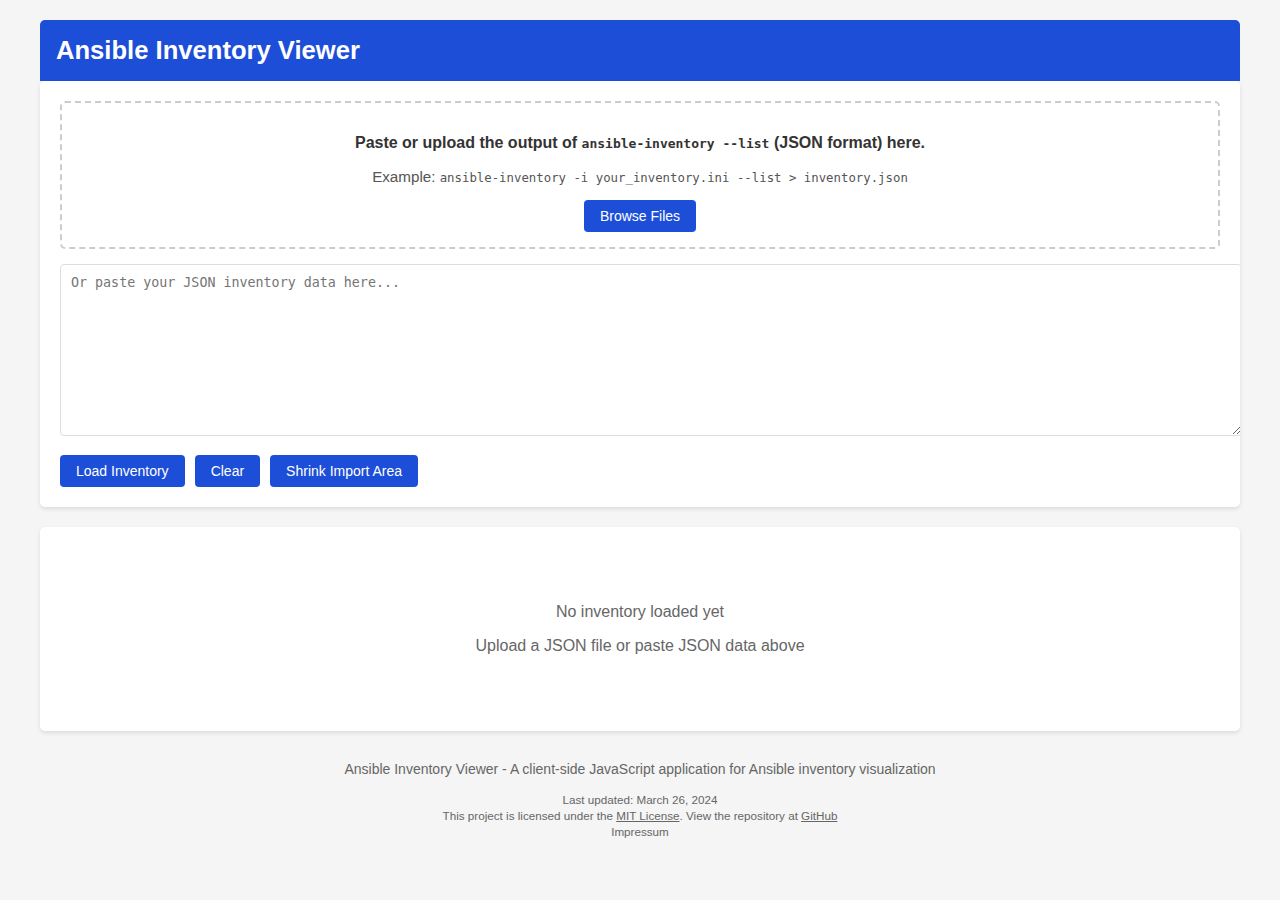
<file: index.html>
<!DOCTYPE html>
<html lang="en">
  <head>
    <meta charset="UTF-8" />
    <meta name="viewport" content="width=device-width, initial-scale=1.0" />
    <title>Ansible Inventory Viewer</title>
    <style>
      body {
        font-family: "Segoe UI", Tahoma, Geneva, Verdana, sans-serif;
        margin: 0;
        padding: 0;
        background-color: #f5f5f5;
        color: #333;
      }

      .container {
        max-width: 1200px;
        margin: 0 auto;
        padding: 20px;
      }

      header {
        background-color: #1d4ed8;
        color: white;
        padding: 1rem;
        border-radius: 5px 5px 0 0;
      }

      header h1 {
        margin: 0;
        font-size: 1.6rem;
      }

      .input-section {
        background-color: #fff;
        padding: 20px;
        border-radius: 5px;
        box-shadow: 0 2px 4px rgba(0, 0, 0, 0.1);
        margin-bottom: 20px;
        transition: max-height 0.3s ease;
        max-height: 500px;
        overflow: hidden;
      }

      .input-section.collapsed {
        max-height: 60px;
        padding: 10px 20px;
        cursor: pointer;
      }

      .input-section.collapsed .upload-area,
      .input-section.collapsed .text-input,
      .input-section.collapsed .button-group {
        display: none;
      }

      .input-section.collapsed .format-toggle {
        margin-bottom: 0;
      }

      .input-section.collapsed::after {
        content: "Click to expand import area";
        display: block;
        text-align: center;
        color: #666;
        font-size: 14px;
        margin-top: 5px;
      }

      .upload-area {
        border: 2px dashed #ccc;
        padding: 15px;
        text-align: center;
        margin-bottom: 15px;
        border-radius: 5px;
        cursor: pointer;
        transition: background-color 0.3s;
      }

      .upload-area:hover {
        background-color: #f9f9f9;
      }

      .upload-area.drag-over {
        background-color: #e9f0ff;
        border-color: #1d4ed8;
      }

      .text-input {
        width: 100%;
        margin-top: 15px;
      }

      textarea {
        width: 100%;
        min-height: 150px;
        padding: 10px;
        border: 1px solid #ddd;
        border-radius: 4px;
        resize: vertical;
        font-family: monospace;
      }

      .button-group {
        margin-top: 15px;
        display: flex;
        gap: 10px;
      }

      button {
        padding: 8px 16px;
        background-color: #1d4ed8;
        color: white;
        border: none;
        border-radius: 4px;
        cursor: pointer;
        font-size: 14px;
        transition: background-color 0.3s;
      }

      button:hover {
        background-color: #1e40af;
      }

      button:disabled {
        background-color: #ccc;
        cursor: not-allowed;
      }

      .search-section {
        background-color: #fff;
        padding: 15px;
        border-radius: 5px;
        box-shadow: 0 2px 4px rgba(0, 0, 0, 0.1);
        margin-bottom: 20px;
      }

      .search-row {
        display: flex;
        align-items: center;
        gap: 6px;
        flex-wrap: wrap;
      }

      .search-input {
        min-width: 300px;
        flex-grow: 1;
        max-width: 500px;
      }

      .search-input input {
        width: 100%;
        padding: 8px 12px;
        border: 1px solid #ddd;
        border-radius: 4px;
        font-size: 14px;
        box-sizing: border-box;
      }

      .search-type {
        display: none;
      }

      .search-type-dropdown {
        margin-left: 8px;
      }

      #clearSearchButton {
        display: none;
      }

      .search-input input:not(:placeholder-shown) ~ #clearSearchButton {
        display: block;
      }

      .view-controls {
        display: flex;
        gap: 5px;
        margin-left: auto;
      }

      .display-section {
        background-color: #fff;
        padding: 20px;
        border-radius: 5px;
        box-shadow: 0 2px 4px rgba(0, 0, 0, 0.1);
      }

      .inventory-tree {
        font-family: monospace;
      }

      .tree-item {
        margin: 2px 0;
        padding: 3px 0;
      }

      .tree-item.highlight {
        background-color: #fffbdd;
      }

      .tree-item-header {
        cursor: pointer;
        display: flex;
        align-items: center;
      }

      .tree-item-icon {
        margin-right: 5px;
        width: 16px;
        text-align: center;
      }

      .tree-item-content {
        margin-left: 20px;
        display: none;
      }

      .tree-item-content.expanded {
        display: block;
      }

      .tree-item-key {
        font-weight: bold;
        color: #1d4ed8;
      }

      .tree-item-value {
        color: #2a803b;
      }

      .tree-item-group {
        color: #9c4221;
      }

      .tree-item-host {
        color: #5145cd;
        cursor: pointer;
      }

      .tree-item-host:hover {
        text-decoration: underline;
      }

      .host-ip {
        color: #6b7280;
        font-size: 0.9em;
        margin-left: 5px;
      }

      .inherited-hosts {
        color: #6b7280;
        font-style: italic;
        margin-top: 5px;
        margin-bottom: 5px;
      }

      .empty-state {
        text-align: center;
        padding: 40px 0;
        color: #666;
      }

      .json-error {
        padding: 15px;
        background-color: #fee2e2;
        border-radius: 4px;
        color: #b91c1c;
        margin-bottom: 15px;
        display: none;
        border-left: 4px solid #b91c1c;
      }

      .format-toggle {
        margin-bottom: 15px;
        display: flex;
        gap: 10px;
      }

      .format-toggle label {
        display: flex;
        align-items: center;
        cursor: pointer;
        font-size: 14px;
      }

      footer {
        margin-top: 30px;
        text-align: center;
        font-size: 14px;
        color: #666;
      }

      /* Responsive adjustments */
      @media (max-width: 768px) {
        .search-section {
          flex-direction: column;
          align-items: stretch;
        }

        .search-options {
          flex-direction: column;
          align-items: flex-start;
        }

        button {
          min-height: 44px;
          padding: 12px 20px;
        }

        .tree-item-header {
          padding: 8px 0;
        }
      }

      /* Remove the CSS-based tooltip */
      .tree-item-host:hover::after {
        content: none;
      }

      .host-vars {
        margin-left: 24px;
      }

      /* Add loading indicator styles */
      .loading-overlay {
        position: fixed;
        top: 0;
        left: 0;
        width: 100%;
        height: 100%;
        background: rgba(255, 255, 255, 0.8);
        display: none;
        justify-content: center;
        align-items: center;
        z-index: 1000;
      }

      .loading-spinner {
        width: 50px;
        height: 50px;
        border: 5px solid #f3f3f3;
        border-top: 5px solid #1d4ed8;
        border-radius: 50%;
        animation: spin 1s linear infinite;
      }

      @keyframes spin {
        0% {
          transform: rotate(0deg);
        }
        100% {
          transform: rotate(360deg);
        }
      }

      /* Improve accessibility for focus states */
      button:focus,
      input:focus,
      select:focus,
      textarea:focus {
        outline: 2px solid #1d4ed8;
        outline-offset: 2px;
      }

      /* Improve tooltip accessibility */
      .tooltip {
        position: relative;
      }

      .tooltip-text {
        visibility: hidden;
        position: absolute;
        background: #333;
        color: white;
        padding: 4px 8px;
        border-radius: 4px;
        font-size: 12px;
        white-space: nowrap;
        z-index: 10;
        left: 100%;
        top: 50%;
        transform: translateY(-50%);
        margin-left: 10px;
      }

      .tooltip:hover .tooltip-text {
        visibility: visible;
      }

      /* Add file size warning */
      .file-size-warning {
        color: #b91c1c;
        font-size: 0.9em;
        margin-top: 5px;
        display: none;
      }
    </style>
  </head>

  <body>
    <div class="container">
      <!-- Add loading overlay -->
      <div
        class="loading-overlay"
        id="loadingOverlay"
        role="alert"
        aria-busy="true"
      >
        <div class="loading-spinner" aria-label="Loading"></div>
      </div>

      <header>
        <h1>Ansible Inventory Viewer</h1>
      </header>

      <main>
        <section class="input-section" id="inputSection">
          <div class="json-error" id="jsonError" role="alert"></div>

          <div
            class="upload-area"
            id="uploadArea"
            role="button"
            tabindex="0"
            aria-label="Upload JSON file"
          >
            <p>
              <strong
                >Paste or upload the output of
                <code>ansible-inventory --list</code> (JSON format)
                here.</strong
              >
            </p>
            <p style="font-size: 0.95em; color: #555">
              Example:
              <code
                >ansible-inventory -i your_inventory.ini --list >
                inventory.json</code
              >
            </p>
            <input
              type="file"
              id="fileInput"
              accept=".json"
              style="display: none"
              aria-label="Choose JSON file"
            />
            <button id="browseButton" aria-label="Browse files">
              Browse Files
            </button>
            <div class="file-size-warning" id="fileSizeWarning">
              Large files may take longer to process
            </div>
          </div>

          <div class="text-input">
            <textarea
              id="jsonInput"
              placeholder="Or paste your JSON inventory data here..."
              aria-label="JSON inventory data"
            ></textarea>
          </div>

          <div class="button-group">
            <button id="loadButton" aria-label="Load inventory">
              Load Inventory
            </button>
            <button id="clearButton" aria-label="Clear all data">Clear</button>
            <button id="shrinkButton" aria-label="Shrink import area">
              Shrink Import Area
            </button>
          </div>
        </section>

        <section
          class="search-section"
          id="searchSection"
          style="display: none"
        >
          <div class="search-row">
            <div class="search-input" style="position: relative">
              <input
                type="text"
                id="searchInput"
                placeholder="Search inventory..."
                aria-label="Search inventory"
              />
              <button
                id="clearSearchButton"
                title="Clear search"
                aria-label="Clear search"
                style="
                  position: absolute;
                  right: 6px;
                  top: 50%;
                  transform: translateY(-50%);
                  background: none;
                  border: none;
                  font-size: 18px;
                  color: #888;
                  cursor: pointer;
                  display: none;
                "
              >
                &times;
              </button>
            </div>
            <div class="search-type-dropdown">
              <select
                id="searchTypeSelect"
                aria-label="Search type"
                style="
                  padding: 6px 10px;
                  font-size: 1em;
                  border-radius: 4px;
                  border: 1px solid #ccc;
                "
              >
                <option value="all">All</option>
                <option value="hosts">Hosts</option>
                <option value="groups">Groups</option>
                <option value="vars">Variables</option>
              </select>
            </div>
            <div class="view-controls">
              <button id="expandAllButton" aria-label="Expand all items">
                Expand All
              </button>
              <button id="shrinkAllButton" aria-label="Collapse all items">
                Shrink All
              </button>
            </div>
          </div>
        </section>

        <section class="display-section">
          <div class="empty-state" id="emptyState">
            <p>No inventory loaded yet</p>
            <p>Upload a JSON file or paste JSON data above</p>
          </div>

          <div
            class="inventory-tree"
            id="inventoryTree"
            style="display: none"
          ></div>
        </section>
      </main>

      <footer>
        <div>
          <p>
            Ansible Inventory Viewer - A client-side JavaScript application for
            Ansible inventory visualization
          </p>
          <small>Last updated: March 26, 2024</small>
        </div>
        <div>
          <small
            >This project is licensed under the
            <a href="LICENSE" style="color: #666">MIT License</a>. View the
            repository at
            <a
              href="https://github.com/Get-Tony/get-tony.github.io"
              style="color: #666"
              target="_blank"
              >GitHub</a
            ></small
          >
        </div>
        <div>
          <small
            ><a href="impressum.html" style="color: #666; text-decoration: none"
              >Impressum</a
            ></small
          >
        </div>
      </footer>
    </div>

    <script>
      document.addEventListener("DOMContentLoaded", function () {
        // DOM elements
        const uploadArea = document.getElementById("uploadArea");
        const fileInput = document.getElementById("fileInput");
        const browseButton = document.getElementById("browseButton");
        const jsonInput = document.getElementById("jsonInput");
        const loadButton = document.getElementById("loadButton");
        const clearButton = document.getElementById("clearButton");
        const shrinkButton = document.getElementById("shrinkButton");
        const expandAllButton = document.getElementById("expandAllButton");
        const shrinkAllButton = document.getElementById("shrinkAllButton");
        const jsonError = document.getElementById("jsonError");
        const searchSection = document.getElementById("searchSection");
        const searchInput = document.getElementById("searchInput");
        const emptyState = document.getElementById("emptyState");
        const inventoryTree = document.getElementById("inventoryTree");
        const inputSection = document.querySelector(".input-section");

        // Current inventory data
        let currentInventory = null;

        // Add click handler to collapse/expand input section
        inputSection.addEventListener("click", function (e) {
          // Only toggle if clicking on the section itself or the collapsed message
          if (e.target === inputSection || e.target.tagName === "P") {
            inputSection.classList.toggle("collapsed");
          }
        });

        // Prevent collapse when clicking on interactive elements
        inputSection
          .querySelectorAll("input, button, textarea, .upload-area")
          .forEach((element) => {
            element.addEventListener("click", function (e) {
              e.stopPropagation();
            });
          });

        // Event listeners for file upload
        uploadArea.addEventListener("dragover", function (e) {
          e.preventDefault();
          e.stopPropagation();
          this.classList.add("drag-over");
        });

        uploadArea.addEventListener("dragleave", function (e) {
          e.preventDefault();
          e.stopPropagation();
          this.classList.remove("drag-over");
        });

        uploadArea.addEventListener("drop", function (e) {
          e.preventDefault();
          e.stopPropagation();
          this.classList.remove("drag-over");

          const files = e.dataTransfer.files;
          if (files.length > 0) {
            handleFileUpload(files[0]);
          }
        });

        browseButton.addEventListener("click", function () {
          fileInput.click();
        });

        fileInput.addEventListener("change", function () {
          if (this.files.length > 0) {
            handleFileUpload(this.files[0]);
          }
        });

        // Add loading overlay functions
        function showLoading() {
          document.getElementById("loadingOverlay").style.display = "flex";
        }

        function hideLoading() {
          document.getElementById("loadingOverlay").style.display = "none";
        }

        // Add file size warning
        function checkFileSize(file) {
          const warning = document.getElementById("fileSizeWarning");
          if (file.size > 5 * 1024 * 1024) {
            // 5MB
            warning.style.display = "block";
          } else {
            warning.style.display = "none";
          }
        }

        // Enhance file upload handling
        function handleFileUpload(file) {
          if (
            file.type !== "application/json" &&
            !file.name.endsWith(".json")
          ) {
            showError("Please upload a JSON file");
            return;
          }

          checkFileSize(file);
          showLoading();

          const reader = new FileReader();
          reader.onload = function (e) {
            try {
              jsonInput.value = e.target.result;
              // Auto-load inventory after file upload
              loadInventoryFromInput();
            } catch (error) {
              showError("Error processing file: " + error.message);
            } finally {
              hideLoading();
            }
          };
          reader.onerror = function () {
            showError("Error reading the file");
            hideLoading();
          };
          reader.readAsText(file);
        }

        // Enhance inventory loading with error handling
        function loadInventoryFromInput() {
          const jsonData = jsonInput.value.trim();
          if (!jsonData) {
            showError("Please provide JSON inventory data");
            return;
          }

          showLoading();
          try {
            currentInventory = JSON.parse(jsonData);
            hideError();
            renderInventory(currentInventory);
            searchSection.style.display = "flex";
            emptyState.style.display = "none";
            inventoryTree.style.display = "block";
            inputSection.classList.add("collapsed");
          } catch (e) {
            showError("Invalid JSON format: " + e.message);
          } finally {
            hideLoading();
          }
        }

        // Load inventory button
        loadButton.addEventListener("click", loadInventoryFromInput);

        // Clear button
        clearButton.addEventListener("click", function () {
          jsonInput.value = "";
          currentInventory = null;
          hideError();
          searchSection.style.display = "none";
          emptyState.style.display = "block";
          inventoryTree.style.display = "none";
          inventoryTree.innerHTML = "";
          searchInput.value = "";

          // Expand the input section when clearing
          inputSection.classList.remove("collapsed");
        });

        // Shrink button
        shrinkButton.addEventListener("click", function () {
          inputSection.classList.add("collapsed");
        });

        // Expand All button
        expandAllButton.addEventListener("click", function () {
          if (!currentInventory) return;

          const allExpandableItems =
            inventoryTree.querySelectorAll(".tree-item-content");
          allExpandableItems.forEach((content) => {
            content.classList.add("expanded");
            const icon = content.parentElement.querySelector(".tree-item-icon");
            if (icon) icon.textContent = "▼";
            // If this is a host node, render host vars
            const parent = content.parentElement;
            if (
              parent &&
              parent.getAttribute("data-type") === "host" &&
              typeof parent.expandHostNode === "function"
            ) {
              parent.expandHostNode();
            }
          });
        });

        // Shrink All button
        shrinkAllButton.addEventListener("click", function () {
          if (!currentInventory) return;

          const allExpandableItems =
            inventoryTree.querySelectorAll(".tree-item-content");
          allExpandableItems.forEach((content) => {
            content.classList.remove("expanded");
            const icon = content.parentElement.querySelector(".tree-item-icon");
            if (icon) icon.textContent = "▶";
          });
        });

        // Search functionality
        searchInput.addEventListener("input", function () {
          document.getElementById("clearSearchButton").style.display = this
            .value
            ? "block"
            : "none";
          if (currentInventory) {
            const searchTerm = this.value.toLowerCase();
            const searchType =
              document.getElementById("searchTypeSelect").value;
            filterInventory(searchTerm, searchType);
          }
        });

        document
          .getElementById("searchTypeSelect")
          .addEventListener("change", function () {
            const searchTerm = searchInput.value.toLowerCase();
            const searchType = this.value;
            filterInventory(searchTerm, searchType);
          });

        document
          .getElementById("clearSearchButton")
          .addEventListener("click", function (e) {
            searchInput.value = "";
            this.style.display = "none";
            if (currentInventory) {
              filterInventory(
                "",
                document.getElementById("searchTypeSelect").value
              );
            }
            searchInput.focus();
            e.preventDefault();
          });

        // Show error message
        function showError(message) {
          jsonError.textContent = message;
          jsonError.style.display = "block";
        }

        // Hide error message
        function hideError() {
          jsonError.style.display = "none";
        }

        // Get all hosts for a group recursively
        function getAllGroupHosts(groupName, inventory, visited = new Set()) {
          if (visited.has(groupName)) return []; // Prevent circular references
          visited.add(groupName);

          const group = inventory[groupName];
          if (!group) return [];

          let allHosts = [];

          // Add direct hosts
          if (group.hosts && Array.isArray(group.hosts)) {
            allHosts = [...group.hosts];
          }

          // Add hosts from children
          if (group.children && Array.isArray(group.children)) {
            for (const childName of group.children) {
              const childHosts = getAllGroupHosts(
                childName,
                inventory,
                new Set([...visited])
              );
              allHosts = [...allHosts, ...childHosts];
            }
          }

          return allHosts;
        }

        // Helper to find all child groups recursively
        function getAllChildGroups(groupName, inventory, visited = new Set()) {
          if (visited.has(groupName)) return [];
          visited.add(groupName);
          const group = inventory[groupName];
          if (!group || !group.children) return [];
          let allChildren = [...group.children];
          for (const child of group.children) {
            allChildren = [
              ...allChildren,
              ...getAllChildGroups(child, inventory, visited),
            ];
          }
          return allChildren;
        }

        // Helper to find top-level groups (not children of any other group, and not 'all')
        function getTopLevelGroups(inventory) {
          const allGroups = Object.keys(inventory).filter(
            (key) => key !== "_meta" && key !== "all"
          );
          const childGroups = new Set();
          for (const groupName of allGroups) {
            const group = inventory[groupName];
            if (group && group.children) {
              group.children.forEach((child) => childGroups.add(child));
            }
          }
          return allGroups.filter((g) => !childGroups.has(g));
        }

        // Helper to get inherited hosts for a group (from all child groups, not direct)
        function getInheritedHosts(groupName, inventory) {
          const group = inventory[groupName];
          if (!group || !group.children) return [];
          let inherited = [];
          for (const child of group.children) {
            // Get all hosts for this child (direct and inherited)
            const childHosts = getAllGroupHosts(child, inventory);
            // Remove hosts that are direct in this group
            const directHosts = group.hosts || [];
            for (const host of childHosts) {
              if (!directHosts.includes(host)) {
                inherited.push({ host, from: child });
              }
            }
          }
          return inherited;
        }

        // Render inventory data
        function renderInventory(data) {
          inventoryTree.innerHTML = "";
          if (data && typeof data === "object") {
            if (data._meta) {
              renderMetadata(data._meta);
            }
            // Always render 'all' group if present
            if (data.all) {
              const allGroup = createTreeItem("all", "group", true);
              inventoryTree.appendChild(allGroup);
              const allContent = allGroup.querySelector(".tree-item-content");
              // Render vars if present
              if (data.all.vars && Object.keys(data.all.vars).length > 0) {
                const varsItem = createTreeItem("vars", "subsection", true);
                allContent.appendChild(varsItem);
                const varsContent =
                  varsItem.querySelector(".tree-item-content");
                renderVariables(data.all.vars, varsContent);
              }
              // Render children if present
              if (
                data.all.children &&
                Array.isArray(data.all.children) &&
                data.all.children.length > 0
              ) {
                const childrenItem = createTreeItem(
                  "children",
                  "subsection",
                  true
                );
                allContent.appendChild(childrenItem);
                const childrenContent =
                  childrenItem.querySelector(".tree-item-content");
                data.all.children.forEach((childName) => {
                  if (data[childName]) {
                    renderGroup(childName, data, childrenContent);
                  }
                });
              }
            }
            const groupsSection = createTreeItem("Groups", "section", true);
            inventoryTree.appendChild(groupsSection);
            const groupsContent =
              groupsSection.querySelector(".tree-item-content");
            // Only render top-level groups
            const topGroups = getTopLevelGroups(data);
            topGroups.sort().forEach((groupName) => {
              renderGroup(groupName, data, groupsContent);
            });
          } else {
            showError("Invalid inventory format");
          }
        }

        // Render a group with direct and inherited hosts, and child groups
        function renderGroup(groupName, inventory, container) {
          const group = inventory[groupName];
          if (!group) return;
          const groupItem = createTreeItem(groupName, "group", true);
          container.appendChild(groupItem);
          const groupContent = groupItem.querySelector(".tree-item-content");
          // Direct hosts
          const directHosts = group.hosts || [];
          if (directHosts.length > 0) {
            const hostsItem = createTreeItem(
              "Direct Hosts",
              "subsection",
              true
            );
            groupContent.appendChild(hostsItem);
            const hostsContent = hostsItem.querySelector(".tree-item-content");
            directHosts.forEach((host) => {
              let ipAddress = "";
              if (
                inventory._meta &&
                inventory._meta.hostvars &&
                inventory._meta.hostvars[host]
              ) {
                ipAddress = inventory._meta.hostvars[host].ansible_host || "";
              }
              const hostItem = createHostItem(host, ipAddress);
              hostsContent.appendChild(hostItem);
            });
          }
          // Inherited hosts
          const inheritedHosts = getInheritedHosts(groupName, inventory);
          if (inheritedHosts.length > 0) {
            const inhItem = createTreeItem(
              "Inherited Hosts",
              "subsection",
              true
            );
            groupContent.appendChild(inhItem);
            const inhContent = inhItem.querySelector(".tree-item-content");
            inheritedHosts.forEach(({ host, from }) => {
              let ipAddress = "";
              if (
                inventory._meta &&
                inventory._meta.hostvars &&
                inventory._meta.hostvars[host]
              ) {
                ipAddress = inventory._meta.hostvars[host].ansible_host || "";
              }
              const hostItem = createHostItem(host, ipAddress, from);
              inhContent.appendChild(hostItem);
            });
          }
          // Child groups (no 'children' label)
          if (
            group.children &&
            Array.isArray(group.children) &&
            group.children.length > 0
          ) {
            group.children.sort().forEach((childName) => {
              renderGroup(childName, inventory, groupContent);
            });
          }
          // Group vars
          if (group.vars && typeof group.vars === "object") {
            const varsItem = createTreeItem("vars", "subsection", true);
            groupContent.appendChild(varsItem);
            const varsContent = varsItem.querySelector(".tree-item-content");
            renderVariables(group.vars, varsContent);
          }
        }

        // Create a host item with IP address and optional source group display
        function createHostItem(hostname, ipAddress, sourceGroup = "") {
          const item = document.createElement("div");
          item.className = "tree-item tooltip";
          item.setAttribute("data-label", hostname.toLowerCase());
          item.setAttribute("data-type", "host");
          item.setAttribute("data-hostname", hostname);

          const header = document.createElement("div");
          header.className = "tree-item-header";
          header.setAttribute("role", "button");
          header.setAttribute("tabindex", "0");
          header.setAttribute(
            "aria-label",
            `Host ${hostname}${ipAddress ? ` (${ipAddress})` : ""}`
          );

          let displayHTML = `
            <span class="tree-item-icon" aria-hidden="true">▶</span>
            <span class="tree-item-host">${escapeHtml(hostname)}</span>
          `;

          if (ipAddress) {
            displayHTML += `<span class="host-ip">(${escapeHtml(
              ipAddress
            )})</span>`;
          }

          if (sourceGroup) {
            displayHTML += `<span class="host-ip"> - inherited from ${escapeHtml(
              sourceGroup
            )}</span>`;
          }

          // Add accessible tooltip
          displayHTML += `<span class="tooltip-text">Click to view host variables</span>`;

          header.innerHTML = displayHTML;
          item.appendChild(header);

          // Add content container for variables
          const content = document.createElement("div");
          content.className = "tree-item-content";
          item.appendChild(content);

          // Helper to render host variables
          function renderHostVars() {
            content.innerHTML = "";
            if (
              currentInventory &&
              currentInventory._meta &&
              currentInventory._meta.hostvars &&
              currentInventory._meta.hostvars[hostname]
            ) {
              const hostVars = currentInventory._meta.hostvars[hostname];
              const varLabel = document.createElement("div");
              varLabel.className = "tree-item host-vars";
              varLabel.innerHTML = `<span class=\"tree-item-key\">Host Variables</span>`;
              content.appendChild(varLabel);
              // Indent all host variables
              const varsContainer = document.createElement("div");
              varsContainer.className = "host-vars";
              content.appendChild(varsContainer);
              renderVariables(hostVars, varsContainer);
            }
          }

          // Shared function to expand host node and render vars
          function expandHostNode() {
            renderHostVars();
            content.classList.add("expanded");
            const icon = header.querySelector(".tree-item-icon");
            if (icon) icon.textContent = "▼";
          }

          // Add click handler for hosts
          header.addEventListener("click", function (e) {
            const icon = this.querySelector(".tree-item-icon");
            if (content.classList.contains("expanded")) {
              content.classList.remove("expanded");
              icon.textContent = "▶";
            } else {
              expandHostNode();
            }
          });

          // Expose expandHostNode for Expand All logic
          item.expandHostNode = expandHostNode;

          // Add keyboard support
          header.addEventListener("keydown", function (e) {
            if (e.key === "Enter" || e.key === " ") {
              e.preventDefault();
              this.click();
            }
          });

          return item;
        }

        // Load host variables dynamically
        function loadHostVariables(hostname, container) {
          // Clear existing content
          container.innerHTML = "";

          // Check if host variables exist in the inventory
          if (
            currentInventory &&
            currentInventory._meta &&
            currentInventory._meta.hostvars &&
            currentInventory._meta.hostvars[hostname]
          ) {
            const hostVars = currentInventory._meta.hostvars[hostname];

            // Add a label for host variables
            const varLabel = document.createElement("div");
            varLabel.className = "tree-item";
            varLabel.innerHTML = `<span class="tree-item-key">Host Variables</span>`;
            container.appendChild(varLabel);

            // Render the variables
            renderVariables(hostVars, container);
          } else {
            // No variables found
            const noVars = document.createElement("div");
            noVars.className = "tree-item";
            noVars.innerHTML =
              '<span class="tree-item-value">No variables found for this host</span>';
            container.appendChild(noVars);
          }
        }

        // Render metadata
        function renderMetadata(meta) {
          if (!meta) return;

          const metaSection = createTreeItem(
            "Inventory Metadata",
            "section",
            true
          );
          inventoryTree.appendChild(metaSection);

          const metaContent = metaSection.querySelector(".tree-item-content");

          // Count all unique hosts across all groups
          const allHosts = new Set();
          function collectHosts(inventory) {
            for (const [key, value] of Object.entries(inventory)) {
              if (key === "_meta") continue;
              if (value.hosts && Array.isArray(value.hosts)) {
                value.hosts.forEach((host) => allHosts.add(host));
              }
              if (value.children && Array.isArray(value.children)) {
                value.children.forEach((child) => {
                  if (inventory[child]) {
                    collectHosts({ [child]: inventory[child] });
                  }
                });
              }
            }
          }
          collectHosts(currentInventory);

          // Add hosts count
          const metaInfo = document.createElement("div");
          metaInfo.className = "tree-item";
          metaInfo.innerHTML = `<span class="tree-item-key">Total Hosts</span>: <span class="tree-item-value">${allHosts.size}</span>`;
          metaContent.appendChild(metaInfo);

          // Add timestamp
          const timestamp = new Date().toISOString();
          const timeInfo = document.createElement("div");
          timeInfo.className = "tree-item";
          timeInfo.innerHTML = `<span class="tree-item-key">Loaded At</span>: <span class="tree-item-value">${timestamp}</span>`;
          metaContent.appendChild(timeInfo);
        }

        // Render variables
        function renderVariables(vars, container) {
          if (!vars || typeof vars !== "object") return;

          Object.keys(vars)
            .sort()
            .forEach((varName) => {
              const varValue = vars[varName];

              if (typeof varValue === "object" && varValue !== null) {
                const objItem = createTreeItem(varName, "variable", true);
                container.appendChild(objItem);
                const objContent = objItem.querySelector(".tree-item-content");
                renderVariables(varValue, objContent);
              } else {
                const valItem = document.createElement("div");
                valItem.className = "tree-item";
                valItem.innerHTML = `<span class="tree-item-key">${escapeHtml(
                  varName
                )}</span>: <span class="tree-item-value">${escapeHtml(
                  JSON.stringify(varValue)
                )}</span>`;
                container.appendChild(valItem);
              }
            });
        }

        // Create tree item element
        function createTreeItem(label, type, expandable = false) {
          const item = document.createElement("div");
          item.className = "tree-item";
          item.setAttribute("data-label", label.toLowerCase());
          item.setAttribute("data-type", type);

          let labelClass = "";
          switch (type) {
            case "group":
              labelClass = "tree-item-group";
              break;
            case "host":
              labelClass = "tree-item-host";
              break;
            case "variable":
              labelClass = "tree-item-key";
              break;
          }

          const header = document.createElement("div");
          header.className = "tree-item-header";

          if (expandable) {
            header.innerHTML = `
                            <span class="tree-item-icon">▶</span>
                            <span class="${labelClass}">${escapeHtml(
              label
            )}</span>
                        `;

            header.addEventListener("click", function () {
              const content = item.querySelector(".tree-item-content");
              const icon = this.querySelector(".tree-item-icon");

              if (content.classList.contains("expanded")) {
                content.classList.remove("expanded");
                icon.textContent = "▶";
              } else {
                content.classList.add("expanded");
                icon.textContent = "▼";
              }
            });
          } else {
            header.innerHTML = `
                            <span class="tree-item-icon"></span>
                            <span class="${labelClass}">${escapeHtml(
              label
            )}</span>
                        `;
          }

          item.appendChild(header);

          if (expandable) {
            const content = document.createElement("div");
            content.className = "tree-item-content";
            item.appendChild(content);
          }

          return item;
        }

        // Filter inventory based on search
        function filterInventory(searchTerm, searchType) {
          const allItems = inventoryTree.querySelectorAll(".tree-item");

          if (!searchTerm) {
            // Reset all items
            allItems.forEach((item) => {
              item.style.display = "";
              item.classList.remove("highlight");
            });

            // Close all expanded items except top-level sections
            inventoryTree
              .querySelectorAll(
                '.tree-item:not([data-type="section"]) .tree-item-content.expanded'
              )
              .forEach((content) => {
                content.classList.remove("expanded");
                const icon =
                  content.parentElement.querySelector(".tree-item-icon");
                if (icon) icon.textContent = "▶";
              });

            return;
          }

          // Reset visibility
          allItems.forEach((item) => {
            item.style.display = "none";
            item.classList.remove("highlight");
          });

          // Search based on type
          let matchedItems = [];

          if (searchType === "all" || searchType === "hosts") {
            // Search hosts
            const hostItems = inventoryTree.querySelectorAll(
              '.tree-item[data-type="host"]'
            );
            hostItems.forEach((item) => {
              const label = item.getAttribute("data-label");
              const hostText = item.textContent.toLowerCase();
              if (label.includes(searchTerm) || hostText.includes(searchTerm)) {
                matchedItems.push(item);
              }
            });
          }

          if (searchType === "all" || searchType === "groups") {
            // Search groups
            const groupItems = inventoryTree.querySelectorAll(
              '.tree-item[data-type="group"]'
            );
            groupItems.forEach((item) => {
              const label = item.getAttribute("data-label");
              if (label.includes(searchTerm)) {
                matchedItems.push(item);
              }
            });
          }

          if (searchType === "all" || searchType === "vars") {
            // Search variables
            const varItems = inventoryTree.querySelectorAll(
              ".tree-item-key, .tree-item-value"
            );
            varItems.forEach((item) => {
              if (item.textContent.toLowerCase().includes(searchTerm)) {
                matchedItems.push(item.closest(".tree-item"));
              }
            });
          }

          // Show matched items and their parents
          matchedItems.forEach((item) => {
            item.classList.add("highlight");
            showItemAndParents(item);

            // Expand parent containers
            let parent = item.parentElement;
            while (parent) {
              if (parent.classList.contains("tree-item-content")) {
                parent.classList.add("expanded");
                const icon =
                  parent.parentElement.querySelector(".tree-item-icon");
                if (icon) icon.textContent = "▼";
              }
              parent = parent.parentElement;
            }
          });
        }

        // Show item and all its parent containers
        function showItemAndParents(item) {
          item.style.display = "";

          let parent = item.parentElement;
          while (parent) {
            if (
              parent.classList.contains("tree-item") ||
              parent.classList.contains("tree-item-content")
            ) {
              parent.style.display = "";
            }
            parent = parent.parentElement;
          }
        }

        // Helper to escape HTML
        function escapeHtml(unsafe) {
          if (typeof unsafe !== "string") {
            return unsafe;
          }
          return unsafe
            .replace(/&/g, "&amp;")
            .replace(/</g, "&lt;")
            .replace(/>/g, "&gt;")
            .replace(/"/g, "&quot;")
            .replace(/'/g, "&#039;");
        }
      });
    </script>
  </body>
</html>
</file>
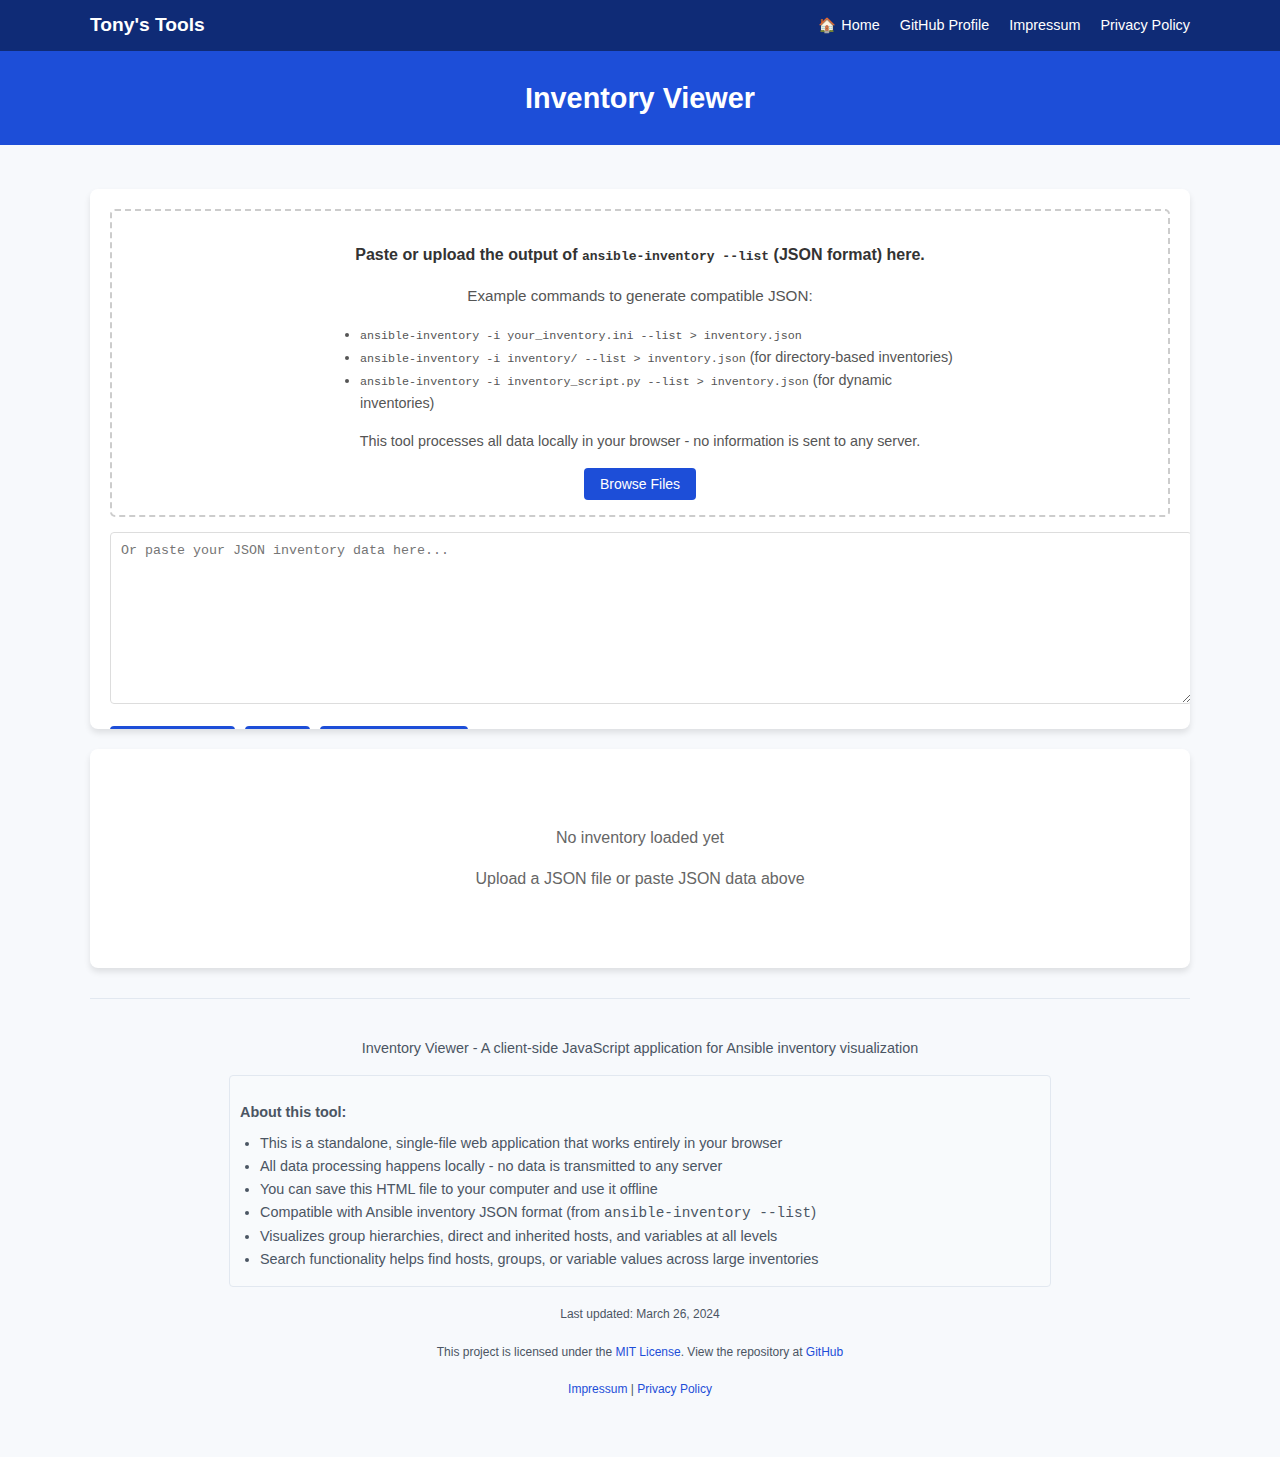
<file: tools/inventory-viewer/index.html>
<!DOCTYPE html>
<html lang="en">
  <head>
    <meta charset="UTF-8" />
    <meta name="viewport" content="width=device-width, initial-scale=1.0" />
    <title>Inventory Viewer</title>
    <!--
      Ansible Inventory Viewer

      Description:
      A pure client-side tool for visualizing and exploring Ansible inventory files.
      This tool allows you to upload or paste JSON-formatted Ansible inventory data
      (typically generated using 'ansible-inventory --list'), and provides a
      hierarchical tree view of your inventory structure including groups, hosts,
      and variables.

      Features:
      - Visualize groups, hosts, and variables in a collapsible tree structure
      - Search functionality to quickly find hosts, groups, or variables
      - Shows inherited hosts and group relationships
      - No server-side processing - all data stays in your browser
      - Responsive design that works on mobile and desktop

      How to use:
      1. Export your Ansible inventory to JSON using:
         ansible-inventory -i your_inventory.ini --list > inventory.json
      2. Upload the JSON file or paste the content into this tool
      3. Browse your inventory structure using the expandable tree view
      4. Use the search functionality to find specific items

      Privacy:
      This tool processes all data entirely in your browser. No data is sent to
      any server or stored permanently. Refreshing the page will clear all data.
    -->
    <style>
      body {
        font-family: "Segoe UI", Tahoma, Geneva, Verdana, sans-serif;
        line-height: 1.6;
        margin: 0;
        padding: 0;
        background-color: #f7f9fc;
        color: #333;
      }

      .container {
        max-width: 1100px;
        margin: 0 auto;
        padding: 20px;
      }

      .nav-bar {
        background-color: #0f2b76;
        padding: 10px 0;
        color: white;
      }

      .nav-container {
        max-width: 1100px;
        margin: 0 auto;
        display: flex;
        justify-content: space-between;
        align-items: center;
        padding: 0 20px;
      }

      .nav-title {
        font-size: 1.2rem;
        font-weight: bold;
      }

      .nav-links {
        display: flex;
        gap: 20px;
      }

      .nav-links a {
        color: white;
        text-decoration: none;
        font-size: 0.9rem;
        display: flex;
        align-items: center;
      }

      .nav-links a:hover {
        text-decoration: underline;
      }

      .home-icon {
        margin-right: 5px;
      }

      header {
        background-color: #1d4ed8;
        color: white;
        padding: 1.5rem 0;
        text-align: center;
        margin-bottom: 1.5rem;
        border-radius: 0;
      }

      header h1 {
        margin: 0;
        font-size: 1.8rem;
      }

      .input-section {
        background-color: #fff;
        padding: 20px;
        border-radius: 8px;
        box-shadow: 0 4px 6px rgba(0, 0, 0, 0.1);
        margin-bottom: 20px;
        transition: max-height 0.3s ease;
        max-height: 500px;
        overflow: hidden;
      }

      .input-section.collapsed {
        max-height: 60px;
        padding: 10px 20px;
        cursor: pointer;
      }

      .input-section.collapsed .upload-area,
      .input-section.collapsed .text-input,
      .input-section.collapsed .button-group {
        display: none;
      }

      .input-section.collapsed .format-toggle {
        margin-bottom: 0;
      }

      .input-section.collapsed::after {
        content: "Click to expand import area";
        display: block;
        text-align: center;
        color: #666;
        font-size: 14px;
        margin-top: 5px;
      }

      .upload-area {
        border: 2px dashed #ccc;
        padding: 15px;
        text-align: center;
        margin-bottom: 15px;
        border-radius: 5px;
        cursor: pointer;
        transition: background-color 0.3s;
      }

      .upload-area:hover {
        background-color: #f9f9f9;
      }

      .upload-area.drag-over {
        background-color: #e9f0ff;
        border-color: #1d4ed8;
      }

      .text-input {
        width: 100%;
        margin-top: 15px;
      }

      textarea {
        width: 100%;
        min-height: 150px;
        padding: 10px;
        border: 1px solid #ddd;
        border-radius: 4px;
        resize: vertical;
        font-family: monospace;
      }

      .button-group {
        margin-top: 15px;
        display: flex;
        gap: 10px;
      }

      button {
        padding: 8px 16px;
        background-color: #1d4ed8;
        color: white;
        border: none;
        border-radius: 4px;
        cursor: pointer;
        font-size: 14px;
        transition: background-color 0.3s;
      }

      button:hover {
        background-color: #1e40af;
      }

      button:disabled {
        background-color: #ccc;
        cursor: not-allowed;
      }

      .search-section {
        background-color: #fff;
        padding: 15px;
        border-radius: 8px;
        box-shadow: 0 4px 6px rgba(0, 0, 0, 0.1);
        margin-bottom: 20px;
      }

      .search-row {
        display: flex;
        align-items: center;
        gap: 6px;
        flex-wrap: wrap;
      }

      .search-input {
        min-width: 300px;
        flex-grow: 1;
        max-width: 500px;
      }

      .search-input input {
        width: 100%;
        padding: 8px 12px;
        border: 1px solid #ddd;
        border-radius: 4px;
        font-size: 14px;
        box-sizing: border-box;
      }

      .search-type {
        display: none;
      }

      .search-type-dropdown {
        margin-left: 8px;
      }

      #clearSearchButton {
        display: none;
      }

      .search-input input:not(:placeholder-shown) ~ #clearSearchButton {
        display: block;
      }

      .view-controls {
        display: flex;
        gap: 5px;
        margin-left: auto;
      }

      .display-section {
        background-color: #fff;
        padding: 20px;
        border-radius: 8px;
        box-shadow: 0 4px 6px rgba(0, 0, 0, 0.1);
      }

      .inventory-tree {
        font-family: monospace;
      }

      .tree-item {
        margin: 2px 0;
        padding: 3px 0;
      }

      .tree-item.highlight {
        background-color: #fffbdd;
      }

      .tree-item-header {
        cursor: pointer;
        display: flex;
        align-items: center;
      }

      .tree-item-icon {
        margin-right: 5px;
        width: 16px;
        text-align: center;
      }

      .tree-item-content {
        margin-left: 20px;
        display: none;
      }

      .tree-item-content.expanded {
        display: block;
      }

      .tree-item-key {
        font-weight: bold;
        color: #1d4ed8;
      }

      .tree-item-value {
        color: #2a803b;
      }

      .tree-item-group {
        color: #9c4221;
      }

      .tree-item-host {
        color: #5145cd;
        cursor: pointer;
      }

      .tree-item-host:hover {
        text-decoration: underline;
      }

      .host-ip {
        color: #6b7280;
        font-size: 0.9em;
        margin-left: 5px;
      }

      .inherited-hosts {
        color: #6b7280;
        font-style: italic;
        margin-top: 5px;
        margin-bottom: 5px;
      }

      .empty-state {
        text-align: center;
        padding: 40px 0;
        color: #666;
      }

      .json-error {
        padding: 15px;
        background-color: #fee2e2;
        border-radius: 4px;
        color: #b91c1c;
        margin-bottom: 15px;
        display: none;
        border-left: 4px solid #b91c1c;
      }

      .format-toggle {
        margin-bottom: 15px;
        display: flex;
        gap: 10px;
      }

      .format-toggle label {
        display: flex;
        align-items: center;
        cursor: pointer;
        font-size: 14px;
      }

      footer {
        margin-top: 30px;
        text-align: center;
        padding: 1.5rem;
        color: #4b5563;
        font-size: 0.9rem;
        border-top: 1px solid #e2e8f0;
      }

      footer a {
        color: #1d4ed8;
        text-decoration: none;
      }

      footer a:hover {
        text-decoration: underline;
      }

      /* Responsive adjustments */
      @media (max-width: 768px) {
        .search-section {
          flex-direction: column;
          align-items: stretch;
        }

        .search-options {
          flex-direction: column;
          align-items: flex-start;
        }

        button {
          min-height: 44px;
          padding: 12px 20px;
        }

        .tree-item-header {
          padding: 8px 0;
        }
      }

      /* Remove the CSS-based tooltip */
      .tree-item-host:hover::after {
        content: none;
      }

      .host-vars {
        margin-left: 24px;
      }

      /* Add loading indicator styles */
      .loading-overlay {
        position: fixed;
        top: 0;
        left: 0;
        width: 100%;
        height: 100%;
        background: rgba(255, 255, 255, 0.8);
        display: none;
        justify-content: center;
        align-items: center;
        z-index: 1000;
      }

      .loading-spinner {
        width: 50px;
        height: 50px;
        border: 5px solid #f3f3f3;
        border-top: 5px solid #1d4ed8;
        border-radius: 50%;
        animation: spin 1s linear infinite;
      }

      @keyframes spin {
        0% {
          transform: rotate(0deg);
        }
        100% {
          transform: rotate(360deg);
        }
      }

      /* Improve accessibility for focus states */
      button:focus,
      input:focus,
      select:focus,
      textarea:focus {
        outline: 2px solid #1d4ed8;
        outline-offset: 2px;
      }

      /* Improve tooltip accessibility */
      .tooltip {
        position: relative;
      }

      .tooltip-text {
        visibility: hidden;
        position: absolute;
        background: #333;
        color: white;
        padding: 4px 8px;
        border-radius: 4px;
        font-size: 12px;
        white-space: nowrap;
        z-index: 10;
        left: 100%;
        top: 50%;
        transform: translateY(-50%);
        margin-left: 10px;
      }

      .tooltip:hover .tooltip-text {
        visibility: visible;
      }

      /* Add file size warning */
      .file-size-warning {
        color: #b91c1c;
        font-size: 0.9em;
        margin-top: 5px;
        display: none;
      }
    </style>
  </head>

  <body>
    <div class="nav-bar">
      <div class="nav-container">
        <div class="nav-title">
          <a href="../../index.html" style="color: white; text-decoration: none"
            >Tony's Tools</a
          >
        </div>
        <div class="nav-links">
          <a href="../../index.html"><span class="home-icon">🏠</span> Home</a>
          <a href="https://github.com/Get-Tony" target="_blank"
            >GitHub Profile</a
          >
          <a href="../../impressum.html">Impressum</a>
          <a href="../../privacy-policy.html">Privacy Policy</a>
        </div>
      </div>
    </div>

    <header>
      <h1>Inventory Viewer</h1>
    </header>

    <div class="container">
      <!-- Add loading overlay -->
      <div
        class="loading-overlay"
        id="loadingOverlay"
        role="alert"
        aria-busy="true"
      >
        <div class="loading-spinner" aria-label="Loading"></div>
      </div>

      <main>
        <section class="input-section" id="inputSection">
          <div class="json-error" id="jsonError" role="alert"></div>

          <div
            class="upload-area"
            id="uploadArea"
            role="button"
            tabindex="0"
            aria-label="Upload JSON file"
          >
            <p>
              <strong
                >Paste or upload the output of
                <code>ansible-inventory --list</code> (JSON format)
                here.</strong
              >
            </p>
            <p style="font-size: 0.95em; color: #555">
              Example commands to generate compatible JSON:
            </p>
            <ul
              style="
                font-size: 0.9em;
                color: #555;
                text-align: left;
                max-width: 600px;
                margin: 0 auto 10px auto;
              "
            >
              <li>
                <code
                  >ansible-inventory -i your_inventory.ini --list >
                  inventory.json</code
                >
              </li>
              <li>
                <code
                  >ansible-inventory -i inventory/ --list > inventory.json</code
                >
                (for directory-based inventories)
              </li>
              <li>
                <code
                  >ansible-inventory -i inventory_script.py --list >
                  inventory.json</code
                >
                (for dynamic inventories)
              </li>
            </ul>
            <p style="font-size: 0.9em; color: #555; margin-bottom: 15px">
              This tool processes all data locally in your browser - no
              information is sent to any server.
            </p>
            <input
              type="file"
              id="fileInput"
              accept=".json"
              style="display: none"
              aria-label="Choose JSON file"
            />
            <button id="browseButton" aria-label="Browse files">
              Browse Files
            </button>
            <div class="file-size-warning" id="fileSizeWarning">
              Large files may take longer to process
            </div>
          </div>

          <div class="text-input">
            <textarea
              id="jsonInput"
              placeholder="Or paste your JSON inventory data here..."
              aria-label="JSON inventory data"
            ></textarea>
          </div>

          <div class="button-group">
            <button id="loadButton" aria-label="Load inventory">
              Load Inventory
            </button>
            <button id="clearButton" aria-label="Clear all data">Clear</button>
            <button id="shrinkButton" aria-label="Shrink import area">
              Shrink Import Area
            </button>
          </div>
        </section>

        <section
          class="search-section"
          id="searchSection"
          style="display: none"
        >
          <div class="search-row">
            <div class="search-input" style="position: relative">
              <input
                type="text"
                id="searchInput"
                placeholder="Search inventory..."
                aria-label="Search inventory"
              />
              <button
                id="clearSearchButton"
                title="Clear search"
                aria-label="Clear search"
                style="
                  position: absolute;
                  right: 6px;
                  top: 50%;
                  transform: translateY(-50%);
                  background: none;
                  border: none;
                  font-size: 18px;
                  color: #888;
                  cursor: pointer;
                  display: none;
                "
              >
                &times;
              </button>
            </div>
            <div class="search-type-dropdown">
              <select
                id="searchTypeSelect"
                aria-label="Search type"
                style="
                  padding: 6px 10px;
                  font-size: 1em;
                  border-radius: 4px;
                  border: 1px solid #ccc;
                "
              >
                <option value="all">All</option>
                <option value="hosts">Hosts</option>
                <option value="groups">Groups</option>
                <option value="vars">Variables</option>
              </select>
            </div>
            <div class="view-controls">
              <button id="expandAllButton" aria-label="Expand all items">
                Expand All
              </button>
              <button id="shrinkAllButton" aria-label="Collapse all items">
                Shrink All
              </button>
            </div>
          </div>
        </section>

        <section class="display-section">
          <div class="empty-state" id="emptyState">
            <p>No inventory loaded yet</p>
            <p>Upload a JSON file or paste JSON data above</p>
          </div>

          <div
            class="inventory-tree"
            id="inventoryTree"
            style="display: none"
          ></div>
        </section>
      </main>

      <footer>
        <p>
          Inventory Viewer - A client-side JavaScript application for Ansible
          inventory visualization
        </p>
        <div
          style="
            margin: 15px 0;
            padding: 10px;
            border: 1px solid #e2e8f0;
            border-radius: 4px;
            background-color: #f8fafc;
            max-width: 800px;
            margin: 15px auto;
            text-align: left;
          "
        >
          <p style="font-weight: bold; margin-bottom: 8px">About this tool:</p>
          <ul style="font-size: 0.9rem; padding-left: 20px; margin: 5px 0">
            <li>
              This is a standalone, single-file web application that works
              entirely in your browser
            </li>
            <li>
              All data processing happens locally - no data is transmitted to
              any server
            </li>
            <li>
              You can save this HTML file to your computer and use it offline
            </li>
            <li>
              Compatible with Ansible inventory JSON format (from
              <code>ansible-inventory --list</code>)
            </li>
            <li>
              Visualizes group hierarchies, direct and inherited hosts, and
              variables at all levels
            </li>
            <li>
              Search functionality helps find hosts, groups, or variable values
              across large inventories
            </li>
          </ul>
        </div>
        <p>
          <small>Last updated: March 26, 2024</small>
        </p>
        <p>
          <small
            >This project is licensed under the
            <a href="../../LICENSE">MIT License</a>. View the repository at
            <a
              href="https://github.com/Get-Tony/get-tony.github.io"
              target="_blank"
              >GitHub</a
            ></small
          >
        </p>
        <p>
          <small
            ><a href="../../impressum.html">Impressum</a> |
            <a href="../../privacy-policy.html">Privacy Policy</a></small
          >
        </p>
      </footer>
    </div>

    <script>
      /**
       * Ansible Inventory Viewer
       *
       * This script provides the core functionality for the Ansible Inventory Viewer.
       * It handles file uploading, JSON parsing, and rendering the inventory tree.
       *
       * Key features:
       * - Load inventory data from a file or pasted JSON
       * - Render groups, hosts, and variables in a collapsible tree structure
       * - Distinguish between direct and inherited hosts
       * - Show host variables and group relationships
       * - Search capability for hosts, groups, and variables
       *
       * All processing happens client-side; no data is sent to any server.
       */
      document.addEventListener("DOMContentLoaded", function () {
        // DOM elements
        const uploadArea = document.getElementById("uploadArea");
        const fileInput = document.getElementById("fileInput");
        const browseButton = document.getElementById("browseButton");
        const jsonInput = document.getElementById("jsonInput");
        const loadButton = document.getElementById("loadButton");
        const clearButton = document.getElementById("clearButton");
        const shrinkButton = document.getElementById("shrinkButton");
        const expandAllButton = document.getElementById("expandAllButton");
        const shrinkAllButton = document.getElementById("shrinkAllButton");
        const jsonError = document.getElementById("jsonError");
        const searchSection = document.getElementById("searchSection");
        const searchInput = document.getElementById("searchInput");
        const emptyState = document.getElementById("emptyState");
        const inventoryTree = document.getElementById("inventoryTree");
        const inputSection = document.querySelector(".input-section");

        // Current inventory data
        let currentInventory = null;

        // Add click handler to collapse/expand input section
        inputSection.addEventListener("click", function (e) {
          // Only toggle if clicking on the section itself or the collapsed message
          if (e.target === inputSection || e.target.tagName === "P") {
            inputSection.classList.toggle("collapsed");
          }
        });

        // Prevent collapse when clicking on interactive elements
        inputSection
          .querySelectorAll("input, button, textarea, .upload-area")
          .forEach((element) => {
            element.addEventListener("click", function (e) {
              e.stopPropagation();
            });
          });

        /**
         * File Upload Handling
         *
         * The following event listeners handle file uploads via drag-and-drop
         * or file browser. Files are read as text and processed as JSON.
         */

        // Event listeners for file upload
        uploadArea.addEventListener("dragover", function (e) {
          e.preventDefault();
          e.stopPropagation();
          this.classList.add("drag-over");
        });

        uploadArea.addEventListener("dragleave", function (e) {
          e.preventDefault();
          e.stopPropagation();
          this.classList.remove("drag-over");
        });

        uploadArea.addEventListener("drop", function (e) {
          e.preventDefault();
          e.stopPropagation();
          this.classList.remove("drag-over");

          const files = e.dataTransfer.files;
          if (files.length > 0) {
            handleFileUpload(files[0]);
          }
        });

        browseButton.addEventListener("click", function () {
          fileInput.click();
        });

        fileInput.addEventListener("change", function () {
          if (this.files.length > 0) {
            handleFileUpload(this.files[0]);
          }
        });

        /**
         * UI Helpers
         *
         * Functions to manage loading states and user feedback
         */

        // Add loading overlay functions
        function showLoading() {
          document.getElementById("loadingOverlay").style.display = "flex";
        }

        function hideLoading() {
          document.getElementById("loadingOverlay").style.display = "none";
        }

        // Add file size warning
        function checkFileSize(file) {
          const warning = document.getElementById("fileSizeWarning");
          if (file.size > 5 * 1024 * 1024) {
            // 5MB
            warning.style.display = "block";
          } else {
            warning.style.display = "none";
          }
        }

        /**
         * File Processing
         *
         * Functions to read and validate file contents
         */

        // Enhance file upload handling
        function handleFileUpload(file) {
          if (
            file.type !== "application/json" &&
            !file.name.endsWith(".json")
          ) {
            showError("Please upload a JSON file");
            return;
          }

          checkFileSize(file);
          showLoading();

          const reader = new FileReader();
          reader.onload = function (e) {
            try {
              jsonInput.value = e.target.result;
              // Auto-load inventory after file upload
              loadInventoryFromInput();
            } catch (error) {
              showError("Error processing file: " + error.message);
            } finally {
              hideLoading();
            }
          };
          reader.onerror = function () {
            showError("Error reading the file");
            hideLoading();
          };
          reader.readAsText(file);
        }

        // Enhance inventory loading with error handling
        function loadInventoryFromInput() {
          const jsonData = jsonInput.value.trim();
          if (!jsonData) {
            showError("Please provide JSON inventory data");
            return;
          }

          showLoading();
          try {
            currentInventory = JSON.parse(jsonData);
            hideError();
            renderInventory(currentInventory);
            searchSection.style.display = "flex";
            emptyState.style.display = "none";
            inventoryTree.style.display = "block";
            inputSection.classList.add("collapsed");
          } catch (e) {
            showError("Invalid JSON format: " + e.message);
          } finally {
            hideLoading();
          }
        }

        // Load inventory button
        loadButton.addEventListener("click", loadInventoryFromInput);

        // Clear button
        clearButton.addEventListener("click", function () {
          jsonInput.value = "";
          currentInventory = null;
          hideError();
          searchSection.style.display = "none";
          emptyState.style.display = "block";
          inventoryTree.style.display = "none";
          inventoryTree.innerHTML = "";
          searchInput.value = "";

          // Expand the input section when clearing
          inputSection.classList.remove("collapsed");
        });

        // Shrink button
        shrinkButton.addEventListener("click", function () {
          inputSection.classList.add("collapsed");
        });

        /**
         * Tree Expansion Controls
         *
         * Functions to expand or collapse all tree nodes
         */

        // Expand All button
        expandAllButton.addEventListener("click", function () {
          if (!currentInventory) return;

          const allExpandableItems =
            inventoryTree.querySelectorAll(".tree-item-content");
          allExpandableItems.forEach((content) => {
            content.classList.add("expanded");
            const icon = content.parentElement.querySelector(".tree-item-icon");
            if (icon) icon.textContent = "▼";
            // If this is a host node, render host vars
            const parent = content.parentElement;
            if (
              parent &&
              parent.getAttribute("data-type") === "host" &&
              typeof parent.expandHostNode === "function"
            ) {
              parent.expandHostNode();
            }
          });
        });

        // Shrink All button
        shrinkAllButton.addEventListener("click", function () {
          if (!currentInventory) return;

          const allExpandableItems =
            inventoryTree.querySelectorAll(".tree-item-content");
          allExpandableItems.forEach((content) => {
            content.classList.remove("expanded");
            const icon = content.parentElement.querySelector(".tree-item-icon");
            if (icon) icon.textContent = "▶";
          });
        });

        /**
         * Search Functionality
         *
         * Event listeners and functions for searching the inventory
         */

        // Search functionality
        searchInput.addEventListener("input", function () {
          document.getElementById("clearSearchButton").style.display = this
            .value
            ? "block"
            : "none";
          if (currentInventory) {
            const searchTerm = this.value.toLowerCase();
            const searchType =
              document.getElementById("searchTypeSelect").value;
            filterInventory(searchTerm, searchType);
          }
        });

        document
          .getElementById("searchTypeSelect")
          .addEventListener("change", function () {
            const searchTerm = searchInput.value.toLowerCase();
            const searchType = this.value;
            filterInventory(searchTerm, searchType);
          });

        document
          .getElementById("clearSearchButton")
          .addEventListener("click", function (e) {
            searchInput.value = "";
            this.style.display = "none";
            if (currentInventory) {
              filterInventory(
                "",
                document.getElementById("searchTypeSelect").value
              );
            }
            searchInput.focus();
            e.preventDefault();
          });

        /**
         * Error Handling
         *
         * Functions to show and hide error messages
         */

        // Show error message
        function showError(message) {
          jsonError.textContent = message;
          jsonError.style.display = "block";
        }

        // Hide error message
        function hideError() {
          jsonError.style.display = "none";
        }

        /**
         * Inventory Data Helpers
         *
         * Functions to process and analyze the Ansible inventory structure
         */

        // Get all hosts for a group recursively
        function getAllGroupHosts(groupName, inventory, visited = new Set()) {
          if (visited.has(groupName)) return []; // Prevent circular references
          visited.add(groupName);

          const group = inventory[groupName];
          if (!group) return [];

          let allHosts = [];

          // Add direct hosts
          if (group.hosts && Array.isArray(group.hosts)) {
            allHosts = [...group.hosts];
          }

          // Add hosts from children
          if (group.children && Array.isArray(group.children)) {
            for (const childName of group.children) {
              const childHosts = getAllGroupHosts(
                childName,
                inventory,
                new Set([...visited])
              );
              allHosts = [...allHosts, ...childHosts];
            }
          }

          return allHosts;
        }

        // Helper to find all child groups recursively
        function getAllChildGroups(groupName, inventory, visited = new Set()) {
          if (visited.has(groupName)) return [];
          visited.add(groupName);
          const group = inventory[groupName];
          if (!group || !group.children) return [];
          let allChildren = [...group.children];
          for (const child of group.children) {
            allChildren = [
              ...allChildren,
              ...getAllChildGroups(child, inventory, visited),
            ];
          }
          return allChildren;
        }

        // Helper to find top-level groups (not children of any other group, and not 'all')
        function getTopLevelGroups(inventory) {
          const allGroups = Object.keys(inventory).filter(
            (key) => key !== "_meta" && key !== "all"
          );
          const childGroups = new Set();
          for (const groupName of allGroups) {
            const group = inventory[groupName];
            if (group && group.children) {
              group.children.forEach((child) => childGroups.add(child));
            }
          }
          return allGroups.filter((g) => !childGroups.has(g));
        }

        // Helper to get inherited hosts for a group (from all child groups, not direct)
        function getInheritedHosts(groupName, inventory) {
          const group = inventory[groupName];
          if (!group || !group.children) return [];
          let inherited = [];
          for (const child of group.children) {
            // Get all hosts for this child (direct and inherited)
            const childHosts = getAllGroupHosts(child, inventory);
            // Remove hosts that are direct in this group
            const directHosts = group.hosts || [];
            for (const host of childHosts) {
              if (!directHosts.includes(host)) {
                inherited.push({ host, from: child });
              }
            }
          }
          return inherited;
        }

        /**
         * Inventory Rendering
         *
         * Functions to build and render the inventory tree visualization
         */

        // Render inventory data
        function renderInventory(data) {
          inventoryTree.innerHTML = "";
          if (data && typeof data === "object") {
            if (data._meta) {
              renderMetadata(data._meta);
            }
            // Always render 'all' group if present
            if (data.all) {
              const allGroup = createTreeItem("all", "group", true);
              inventoryTree.appendChild(allGroup);
              const allContent = allGroup.querySelector(".tree-item-content");
              // Render vars if present
              if (data.all.vars && Object.keys(data.all.vars).length > 0) {
                const varsItem = createTreeItem("vars", "subsection", true);
                allContent.appendChild(varsItem);
                const varsContent =
                  varsItem.querySelector(".tree-item-content");
                renderVariables(data.all.vars, varsContent);
              }
              // Render children if present
              if (
                data.all.children &&
                Array.isArray(data.all.children) &&
                data.all.children.length > 0
              ) {
                const childrenItem = createTreeItem(
                  "children",
                  "subsection",
                  true
                );
                allContent.appendChild(childrenItem);
                const childrenContent =
                  childrenItem.querySelector(".tree-item-content");
                data.all.children.forEach((childName) => {
                  if (data[childName]) {
                    renderGroup(childName, data, childrenContent);
                  }
                });
              }
            }
            const groupsSection = createTreeItem("Groups", "section", true);
            inventoryTree.appendChild(groupsSection);
            const groupsContent =
              groupsSection.querySelector(".tree-item-content");
            // Only render top-level groups
            const topGroups = getTopLevelGroups(data);
            topGroups.sort().forEach((groupName) => {
              renderGroup(groupName, data, groupsContent);
            });
          } else {
            showError("Invalid inventory format");
          }
        }

        /**
         * Render a group with direct and inherited hosts, and child groups
         *
         * This function recursively builds the tree structure for a group,
         * showing its direct hosts, inherited hosts, child groups, and variables.
         */
        function renderGroup(groupName, inventory, container) {
          const group = inventory[groupName];
          if (!group) return;
          const groupItem = createTreeItem(groupName, "group", true);
          container.appendChild(groupItem);
          const groupContent = groupItem.querySelector(".tree-item-content");
          // Direct hosts
          const directHosts = group.hosts || [];
          if (directHosts.length > 0) {
            const hostsItem = createTreeItem(
              "Direct Hosts",
              "subsection",
              true
            );
            groupContent.appendChild(hostsItem);
            const hostsContent = hostsItem.querySelector(".tree-item-content");
            directHosts.forEach((host) => {
              let ipAddress = "";
              if (
                inventory._meta &&
                inventory._meta.hostvars &&
                inventory._meta.hostvars[host]
              ) {
                ipAddress = inventory._meta.hostvars[host].ansible_host || "";
              }
              const hostItem = createHostItem(host, ipAddress);
              hostsContent.appendChild(hostItem);
            });
          }
          // Inherited hosts
          const inheritedHosts = getInheritedHosts(groupName, inventory);
          if (inheritedHosts.length > 0) {
            const inhItem = createTreeItem(
              "Inherited Hosts",
              "subsection",
              true
            );
            groupContent.appendChild(inhItem);
            const inhContent = inhItem.querySelector(".tree-item-content");
            inheritedHosts.forEach(({ host, from }) => {
              let ipAddress = "";
              if (
                inventory._meta &&
                inventory._meta.hostvars &&
                inventory._meta.hostvars[host]
              ) {
                ipAddress = inventory._meta.hostvars[host].ansible_host || "";
              }
              const hostItem = createHostItem(host, ipAddress, from);
              inhContent.appendChild(hostItem);
            });
          }
          // Child groups (no 'children' label)
          if (
            group.children &&
            Array.isArray(group.children) &&
            group.children.length > 0
          ) {
            group.children.sort().forEach((childName) => {
              renderGroup(childName, inventory, groupContent);
            });
          }
          // Group vars
          if (group.vars && typeof group.vars === "object") {
            const varsItem = createTreeItem("vars", "subsection", true);
            groupContent.appendChild(varsItem);
            const varsContent = varsItem.querySelector(".tree-item-content");
            renderVariables(group.vars, varsContent);
          }
        }

        /**
         * Create a host item with IP address and optional source group display
         *
         * This function creates a tree node for a host, including expandable
         * section for host variables. It also handles keyboard accessibility.
         */
        function createHostItem(hostname, ipAddress, sourceGroup = "") {
          const item = document.createElement("div");
          item.className = "tree-item tooltip";
          item.setAttribute("data-label", hostname.toLowerCase());
          item.setAttribute("data-type", "host");
          item.setAttribute("data-hostname", hostname);

          const header = document.createElement("div");
          header.className = "tree-item-header";
          header.setAttribute("role", "button");
          header.setAttribute("tabindex", "0");
          header.setAttribute(
            "aria-label",
            `Host ${hostname}${ipAddress ? ` (${ipAddress})` : ""}`
          );

          let displayHTML = `
            <span class="tree-item-icon" aria-hidden="true">▶</span>
            <span class="tree-item-host">${escapeHtml(hostname)}</span>
          `;

          if (ipAddress) {
            displayHTML += `<span class="host-ip">(${escapeHtml(
              ipAddress
            )})</span>`;
          }

          if (sourceGroup) {
            displayHTML += `<span class="host-ip"> - inherited from ${escapeHtml(
              sourceGroup
            )}</span>`;
          }

          // Add accessible tooltip
          displayHTML += `<span class="tooltip-text">Click to view host variables</span>`;

          header.innerHTML = displayHTML;
          item.appendChild(header);

          // Add content container for variables
          const content = document.createElement("div");
          content.className = "tree-item-content";
          item.appendChild(content);

          // Helper to render host variables
          function renderHostVars() {
            content.innerHTML = "";
            if (
              currentInventory &&
              currentInventory._meta &&
              currentInventory._meta.hostvars &&
              currentInventory._meta.hostvars[hostname]
            ) {
              const hostVars = currentInventory._meta.hostvars[hostname];
              const varLabel = document.createElement("div");
              varLabel.className = "tree-item host-vars";
              varLabel.innerHTML = `<span class=\"tree-item-key\">Host Variables</span>`;
              content.appendChild(varLabel);
              // Indent all host variables
              const varsContainer = document.createElement("div");
              varsContainer.className = "host-vars";
              content.appendChild(varsContainer);
              renderVariables(hostVars, varsContainer);
            }
          }

          // Shared function to expand host node and render vars
          function expandHostNode() {
            renderHostVars();
            content.classList.add("expanded");
            const icon = header.querySelector(".tree-item-icon");
            if (icon) icon.textContent = "▼";
          }

          // Add click handler for hosts
          header.addEventListener("click", function (e) {
            const icon = this.querySelector(".tree-item-icon");
            if (content.classList.contains("expanded")) {
              content.classList.remove("expanded");
              icon.textContent = "▶";
            } else {
              expandHostNode();
            }
          });

          // Expose expandHostNode for Expand All logic
          item.expandHostNode = expandHostNode;

          // Add keyboard support
          header.addEventListener("keydown", function (e) {
            if (e.key === "Enter" || e.key === " ") {
              e.preventDefault();
              this.click();
            }
          });

          return item;
        }

        /**
         * Load host variables dynamically
         *
         * Retrieves and renders host-specific variables when a host node is expanded.
         */
        function loadHostVariables(hostname, container) {
          // Clear existing content
          container.innerHTML = "";

          // Check if host variables exist in the inventory
          if (
            currentInventory &&
            currentInventory._meta &&
            currentInventory._meta.hostvars &&
            currentInventory._meta.hostvars[hostname]
          ) {
            const hostVars = currentInventory._meta.hostvars[hostname];

            // Add a label for host variables
            const varLabel = document.createElement("div");
            varLabel.className = "tree-item";
            varLabel.innerHTML = `<span class="tree-item-key">Host Variables</span>`;
            container.appendChild(varLabel);

            // Render the variables
            renderVariables(hostVars, container);
          } else {
            // No variables found
            const noVars = document.createElement("div");
            noVars.className = "tree-item";
            noVars.innerHTML =
              '<span class="tree-item-value">No variables found for this host</span>';
            container.appendChild(noVars);
          }
        }

        /**
         * Render metadata section
         *
         * Creates a section with inventory metadata like total host count.
         */
        function renderMetadata(meta) {
          if (!meta) return;

          const metaSection = createTreeItem(
            "Inventory Metadata",
            "section",
            true
          );
          inventoryTree.appendChild(metaSection);

          const metaContent = metaSection.querySelector(".tree-item-content");

          // Count all unique hosts across all groups
          const allHosts = new Set();
          function collectHosts(inventory) {
            for (const [key, value] of Object.entries(inventory)) {
              if (key === "_meta") continue;
              if (value.hosts && Array.isArray(value.hosts)) {
                value.hosts.forEach((host) => allHosts.add(host));
              }
              if (value.children && Array.isArray(value.children)) {
                value.children.forEach((child) => {
                  if (inventory[child]) {
                    collectHosts({ [child]: inventory[child] });
                  }
                });
              }
            }
          }
          collectHosts(currentInventory);

          // Add hosts count
          const metaInfo = document.createElement("div");
          metaInfo.className = "tree-item";
          metaInfo.innerHTML = `<span class="tree-item-key">Total Hosts</span>: <span class="tree-item-value">${allHosts.size}</span>`;
          metaContent.appendChild(metaInfo);

          // Add timestamp
          const timestamp = new Date().toISOString();
          const timeInfo = document.createElement("div");
          timeInfo.className = "tree-item";
          timeInfo.innerHTML = `<span class="tree-item-key">Loaded At</span>: <span class="tree-item-value">${timestamp}</span>`;
          metaContent.appendChild(timeInfo);
        }

        /**
         * Render variables recursively
         *
         * Creates expandable tree items for complex variables (objects/arrays)
         * and simple key-value pairs for primitive values.
         */
        function renderVariables(vars, container) {
          if (!vars || typeof vars !== "object") return;

          Object.keys(vars)
            .sort()
            .forEach((varName) => {
              const varValue = vars[varName];

              if (typeof varValue === "object" && varValue !== null) {
                const objItem = createTreeItem(varName, "variable", true);
                container.appendChild(objItem);
                const objContent = objItem.querySelector(".tree-item-content");
                renderVariables(varValue, objContent);
              } else {
                const valItem = document.createElement("div");
                valItem.className = "tree-item";
                valItem.innerHTML = `<span class="tree-item-key">${escapeHtml(
                  varName
                )}</span>: <span class="tree-item-value">${escapeHtml(
                  JSON.stringify(varValue)
                )}</span>`;
                container.appendChild(valItem);
              }
            });
        }

        /**
         * Create tree item element
         *
         * Core function to create expandable/collapsible tree nodes
         * with proper accessibility attributes and event handlers.
         */
        function createTreeItem(label, type, expandable = false) {
          const item = document.createElement("div");
          item.className = "tree-item";
          item.setAttribute("data-label", label.toLowerCase());
          item.setAttribute("data-type", type);

          let labelClass = "";
          switch (type) {
            case "group":
              labelClass = "tree-item-group";
              break;
            case "host":
              labelClass = "tree-item-host";
              break;
            case "variable":
              labelClass = "tree-item-key";
              break;
          }

          const header = document.createElement("div");
          header.className = "tree-item-header";

          if (expandable) {
            header.innerHTML = `
                            <span class="tree-item-icon">▶</span>
                            <span class="${labelClass}">${escapeHtml(
              label
            )}</span>
                        `;

            header.addEventListener("click", function () {
              const content = item.querySelector(".tree-item-content");
              const icon = this.querySelector(".tree-item-icon");

              if (content.classList.contains("expanded")) {
                content.classList.remove("expanded");
                icon.textContent = "▶";
              } else {
                content.classList.add("expanded");
                icon.textContent = "▼";
              }
            });
          } else {
            header.innerHTML = `
                            <span class="tree-item-icon"></span>
                            <span class="${labelClass}">${escapeHtml(
              label
            )}</span>
                        `;
          }

          item.appendChild(header);

          if (expandable) {
            const content = document.createElement("div");
            content.className = "tree-item-content";
            item.appendChild(content);
          }

          return item;
        }

        /**
         * Filter inventory based on search
         *
         * Searches through the inventory tree for items matching the search term,
         * and shows only matching items (and their parent containers).
         */
        function filterInventory(searchTerm, searchType) {
          const allItems = inventoryTree.querySelectorAll(".tree-item");

          if (!searchTerm) {
            // Reset all items
            allItems.forEach((item) => {
              item.style.display = "";
              item.classList.remove("highlight");
            });

            // Close all expanded items except top-level sections
            inventoryTree
              .querySelectorAll(
                '.tree-item:not([data-type="section"]) .tree-item-content.expanded'
              )
              .forEach((content) => {
                content.classList.remove("expanded");
                const icon =
                  content.parentElement.querySelector(".tree-item-icon");
                if (icon) icon.textContent = "▶";
              });

            return;
          }

          // Reset visibility
          allItems.forEach((item) => {
            item.style.display = "none";
            item.classList.remove("highlight");
          });

          // Search based on type
          let matchedItems = [];

          if (searchType === "all" || searchType === "hosts") {
            // Search hosts
            const hostItems = inventoryTree.querySelectorAll(
              '.tree-item[data-type="host"]'
            );
            hostItems.forEach((item) => {
              const label = item.getAttribute("data-label");
              const hostText = item.textContent.toLowerCase();
              if (label.includes(searchTerm) || hostText.includes(searchTerm)) {
                matchedItems.push(item);
              }
            });
          }

          if (searchType === "all" || searchType === "groups") {
            // Search groups
            const groupItems = inventoryTree.querySelectorAll(
              '.tree-item[data-type="group"]'
            );
            groupItems.forEach((item) => {
              const label = item.getAttribute("data-label");
              if (label.includes(searchTerm)) {
                matchedItems.push(item);
              }
            });
          }

          if (searchType === "all" || searchType === "vars") {
            // Search variables
            const varItems = inventoryTree.querySelectorAll(
              ".tree-item-key, .tree-item-value"
            );
            varItems.forEach((item) => {
              if (item.textContent.toLowerCase().includes(searchTerm)) {
                matchedItems.push(item.closest(".tree-item"));
              }
            });
          }

          // Show matched items and their parents
          matchedItems.forEach((item) => {
            item.classList.add("highlight");
            showItemAndParents(item);

            // Expand parent containers
            let parent = item.parentElement;
            while (parent) {
              if (parent.classList.contains("tree-item-content")) {
                parent.classList.add("expanded");
                const icon =
                  parent.parentElement.querySelector(".tree-item-icon");
                if (icon) icon.textContent = "▼";
              }
              parent = parent.parentElement;
            }
          });
        }

        /**
         * Show item and all its parent containers
         *
         * Helper function for the search feature to ensure parent
         * elements are visible when a child matches the search.
         */
        function showItemAndParents(item) {
          item.style.display = "";

          let parent = item.parentElement;
          while (parent) {
            if (
              parent.classList.contains("tree-item") ||
              parent.classList.contains("tree-item-content")
            ) {
              parent.style.display = "";
            }
            parent = parent.parentElement;
          }
        }

        /**
         * Helper to escape HTML
         *
         * Security function to prevent XSS by escaping special characters.
         */
        function escapeHtml(unsafe) {
          if (typeof unsafe !== "string") {
            return unsafe;
          }
          return unsafe
            .replace(/&/g, "&amp;")
            .replace(/</g, "&lt;")
            .replace(/>/g, "&gt;")
            .replace(/"/g, "&quot;")
            .replace(/'/g, "&#039;");
        }
      });
    </script>
  </body>
</html>
</file>
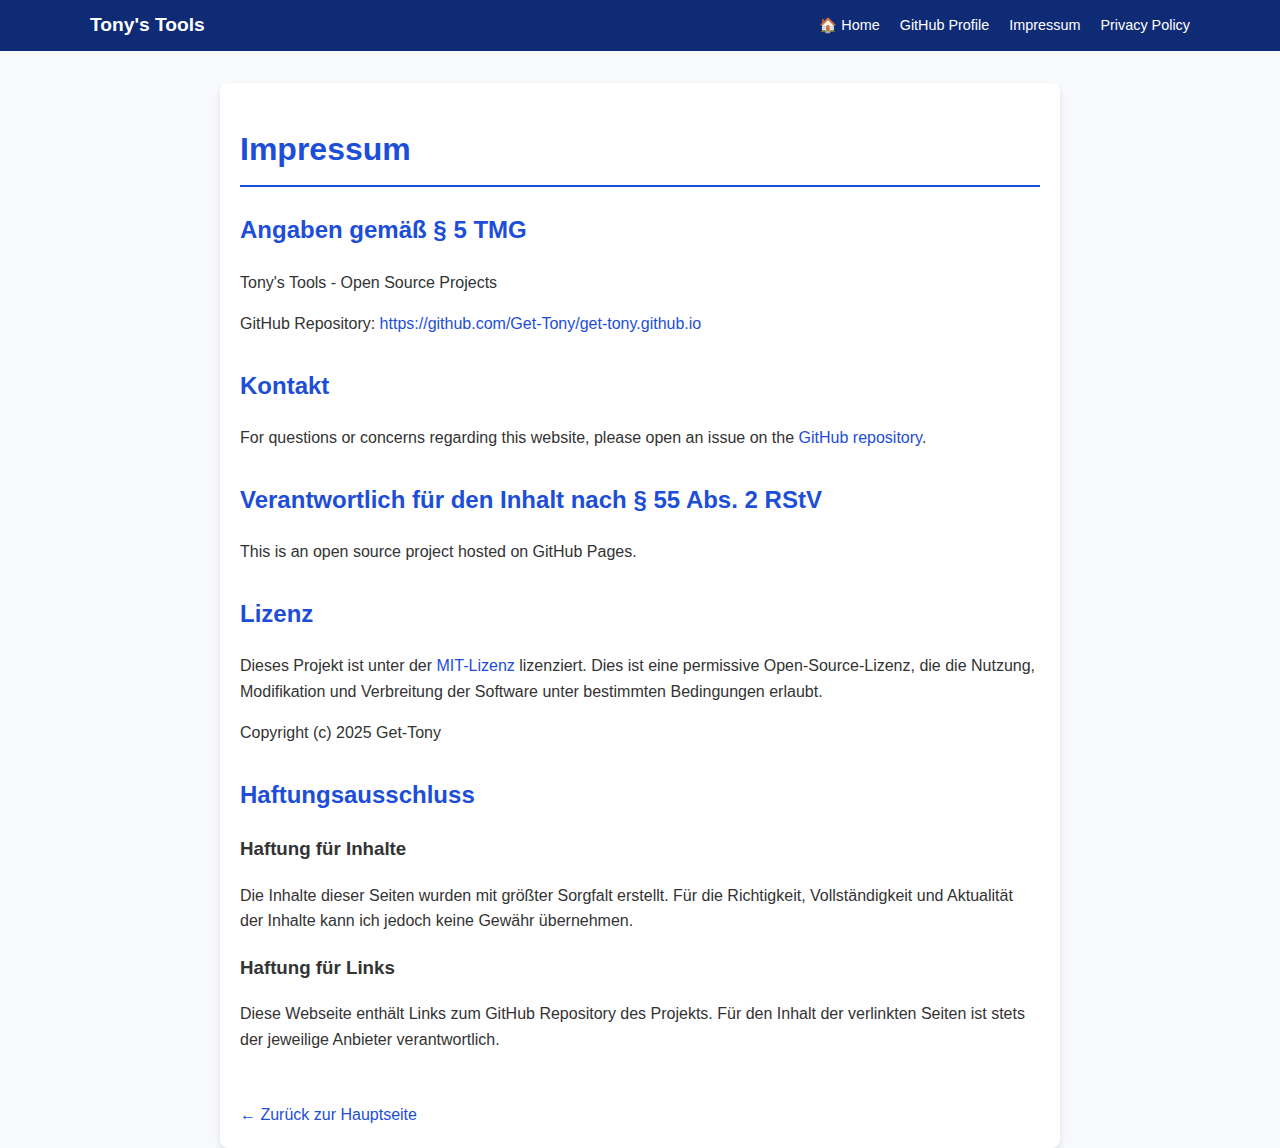
<file: impressum.html>
<!DOCTYPE html>
<html lang="de">
  <head>
    <meta charset="UTF-8" />
    <meta name="viewport" content="width=device-width, initial-scale=1.0" />
    <title>Impressum - Tony's Tools</title>
    <style>
      body {
        font-family: "Segoe UI", Tahoma, Geneva, Verdana, sans-serif;
        line-height: 1.6;
        margin: 0;
        padding: 0;
        color: #333;
        background-color: #f7f9fc;
      }

      .nav-bar {
        background-color: #0f2b76;
        padding: 10px 0;
        color: white;
      }

      .nav-container {
        max-width: 1100px;
        margin: 0 auto;
        display: flex;
        justify-content: space-between;
        align-items: center;
        padding: 0 20px;
      }

      .nav-title {
        font-size: 1.2rem;
        font-weight: bold;
      }

      .nav-links {
        display: flex;
        gap: 20px;
      }

      .nav-links a {
        color: white;
        text-decoration: none;
        font-size: 0.9rem;
        display: flex;
        align-items: center;
      }

      .nav-links a:hover {
        text-decoration: underline;
      }

      .content {
        max-width: 800px;
        margin: 0 auto;
        padding: 20px;
        background-color: white;
        border-radius: 8px;
        box-shadow: 0 4px 6px rgba(0, 0, 0, 0.1);
        margin-top: 2rem;
      }

      h1 {
        color: #1d4ed8;
        border-bottom: 2px solid #1d4ed8;
        padding-bottom: 10px;
      }

      h2 {
        color: #1d4ed8;
        margin-top: 1.5rem;
      }

      .section {
        margin-bottom: 30px;
      }

      .back-link {
        display: inline-block;
        margin-top: 20px;
        color: #1d4ed8;
        text-decoration: none;
      }

      .back-link:hover {
        text-decoration: underline;
      }

      a {
        color: #1d4ed8;
        text-decoration: none;
      }

      a:hover {
        text-decoration: underline;
      }
    </style>
  </head>
  <body>
    <div class="nav-bar">
      <div class="nav-container">
        <div class="nav-title">
          <a href="index.html" style="color: white; text-decoration: none"
            >Tony's Tools</a
          >
        </div>
        <div class="nav-links">
          <a href="index.html">🏠 Home</a>
          <a href="https://github.com/Get-Tony" target="_blank"
            >GitHub Profile</a
          >
          <a href="impressum.html">Impressum</a>
          <a href="privacy-policy.html">Privacy Policy</a>
        </div>
      </div>
    </div>

    <div class="content">
      <h1>Impressum</h1>

      <div class="section">
        <h2>Angaben gemäß § 5 TMG</h2>
        <p>Tony's Tools - Open Source Projects</p>
        <p>
          GitHub Repository:
          <a
            href="https://github.com/Get-Tony/get-tony.github.io"
            target="_blank"
            >https://github.com/Get-Tony/get-tony.github.io</a
          >
        </p>
      </div>

      <div class="section">
        <h2>Kontakt</h2>
        <p>
          For questions or concerns regarding this website, please open an issue
          on the
          <a
            href="https://github.com/Get-Tony/get-tony.github.io/issues"
            target="_blank"
            >GitHub repository</a
          >.
        </p>
      </div>

      <div class="section">
        <h2>Verantwortlich für den Inhalt nach § 55 Abs. 2 RStV</h2>
        <p>This is an open source project hosted on GitHub Pages.</p>
      </div>

      <div class="section">
        <h2>Lizenz</h2>
        <p>
          Dieses Projekt ist unter der
          <a href="LICENSE">MIT-Lizenz</a> lizenziert. Dies ist eine permissive
          Open-Source-Lizenz, die die Nutzung, Modifikation und Verbreitung der
          Software unter bestimmten Bedingungen erlaubt.
        </p>
        <p>Copyright (c) 2025 Get-Tony</p>
      </div>

      <div class="section">
        <h2>Haftungsausschluss</h2>
        <h3>Haftung für Inhalte</h3>
        <p>
          Die Inhalte dieser Seiten wurden mit größter Sorgfalt erstellt. Für
          die Richtigkeit, Vollständigkeit und Aktualität der Inhalte kann ich
          jedoch keine Gewähr übernehmen.
        </p>

        <h3>Haftung für Links</h3>
        <p>
          Diese Webseite enthält Links zum GitHub Repository des Projekts. Für
          den Inhalt der verlinkten Seiten ist stets der jeweilige Anbieter
          verantwortlich.
        </p>
      </div>

      <a href="index.html" class="back-link">← Zurück zur Hauptseite</a>
    </div>
  </body>
</html>
</file>
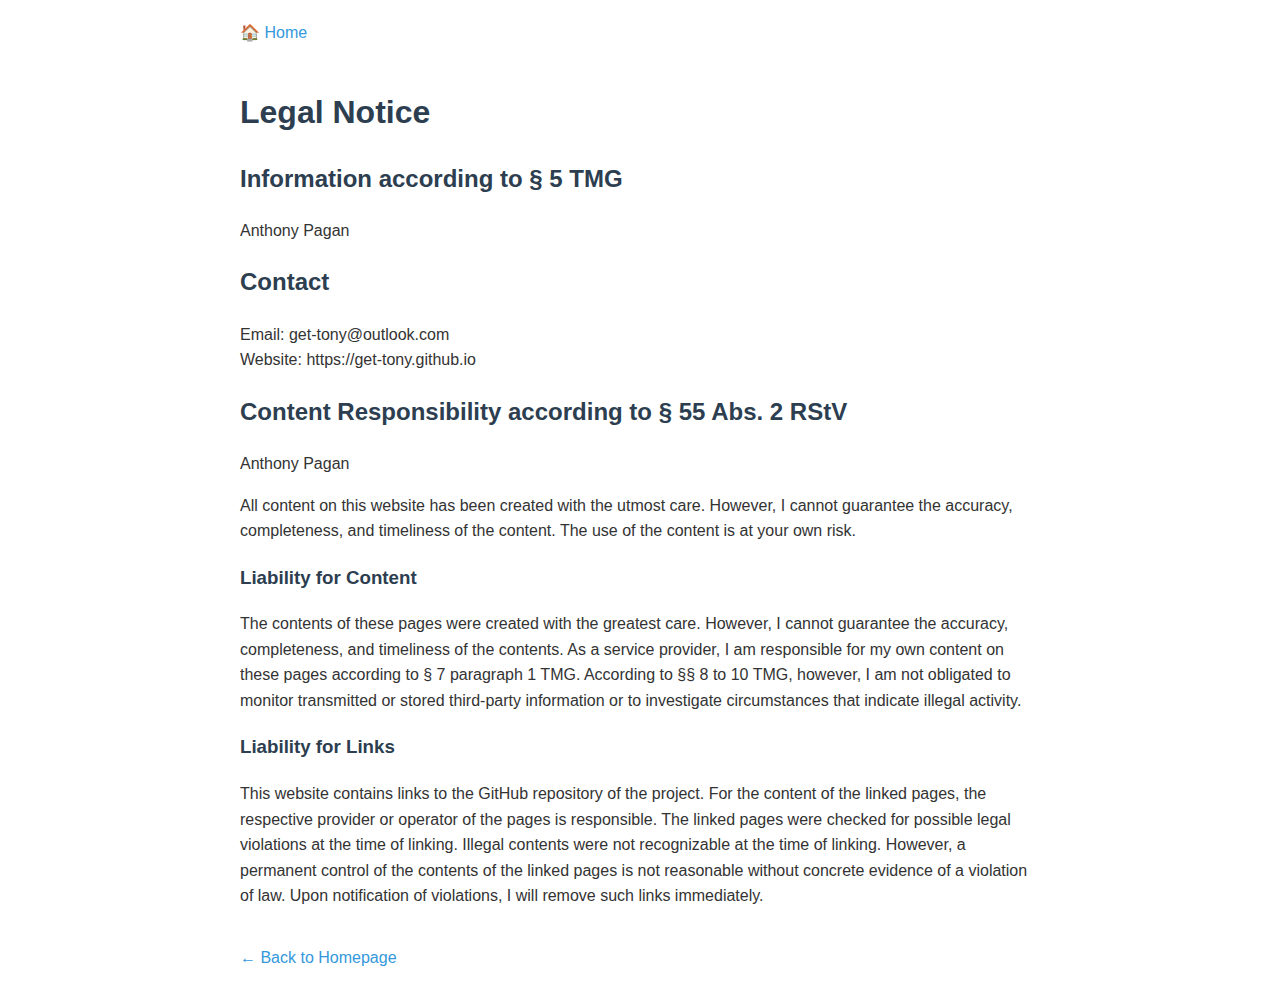
<file: legal-notice.html>
<!DOCTYPE html>
<html lang="en">
  <head>
    <meta charset="UTF-8" />
    <meta name="viewport" content="width=device-width, initial-scale=1.0" />
    <title>Legal Notice - Tony's Tools</title>
    <style>
      body {
        font-family: -apple-system, BlinkMacSystemFont, "Segoe UI", Roboto,
          "Helvetica Neue", Arial, sans-serif;
        line-height: 1.6;
        color: #333;
        max-width: 800px;
        margin: 0 auto;
        padding: 20px;
      }
      h1,
      h2,
      h3 {
        color: #2c3e50;
      }
      .back-link {
        display: inline-block;
        margin-top: 20px;
        color: #3498db;
        text-decoration: none;
      }
      .back-link:hover {
        text-decoration: underline;
      }
      .home-link {
        display: inline-block;
        margin-bottom: 20px;
        color: #3498db;
        text-decoration: none;
      }
      .home-link:hover {
        text-decoration: underline;
      }
    </style>
  </head>
  <body>
    <a href="index.html" class="home-link">🏠 Home</a>
    <h1>Legal Notice</h1>

    <h2>Information according to § 5 TMG</h2>
    <p>Anthony Pagan<br /></p>

    <h2>Contact</h2>
    <p>
      Email: get-tony@outlook.com<br />
      Website: https://get-tony.github.io
    </p>

    <h2>Content Responsibility according to § 55 Abs. 2 RStV</h2>
    <p>Anthony Pagan</p>

    <p>
      All content on this website has been created with the utmost care.
      However, I cannot guarantee the accuracy, completeness, and timeliness of
      the content. The use of the content is at your own risk.
    </p>

    <h3>Liability for Content</h3>
    <p>
      The contents of these pages were created with the greatest care. However,
      I cannot guarantee the accuracy, completeness, and timeliness of the
      contents. As a service provider, I am responsible for my own content on
      these pages according to § 7 paragraph 1 TMG. According to §§ 8 to 10 TMG,
      however, I am not obligated to monitor transmitted or stored third-party
      information or to investigate circumstances that indicate illegal
      activity.
    </p>

    <h3>Liability for Links</h3>
    <p>
      This website contains links to the GitHub repository of the project. For
      the content of the linked pages, the respective provider or operator of
      the pages is responsible. The linked pages were checked for possible legal
      violations at the time of linking. Illegal contents were not recognizable
      at the time of linking. However, a permanent control of the contents of
      the linked pages is not reasonable without concrete evidence of a
      violation of law. Upon notification of violations, I will remove such
      links immediately.
    </p>

    <a href="index.html" class="back-link">← Back to Homepage</a>
  </body>
</html>
</file>
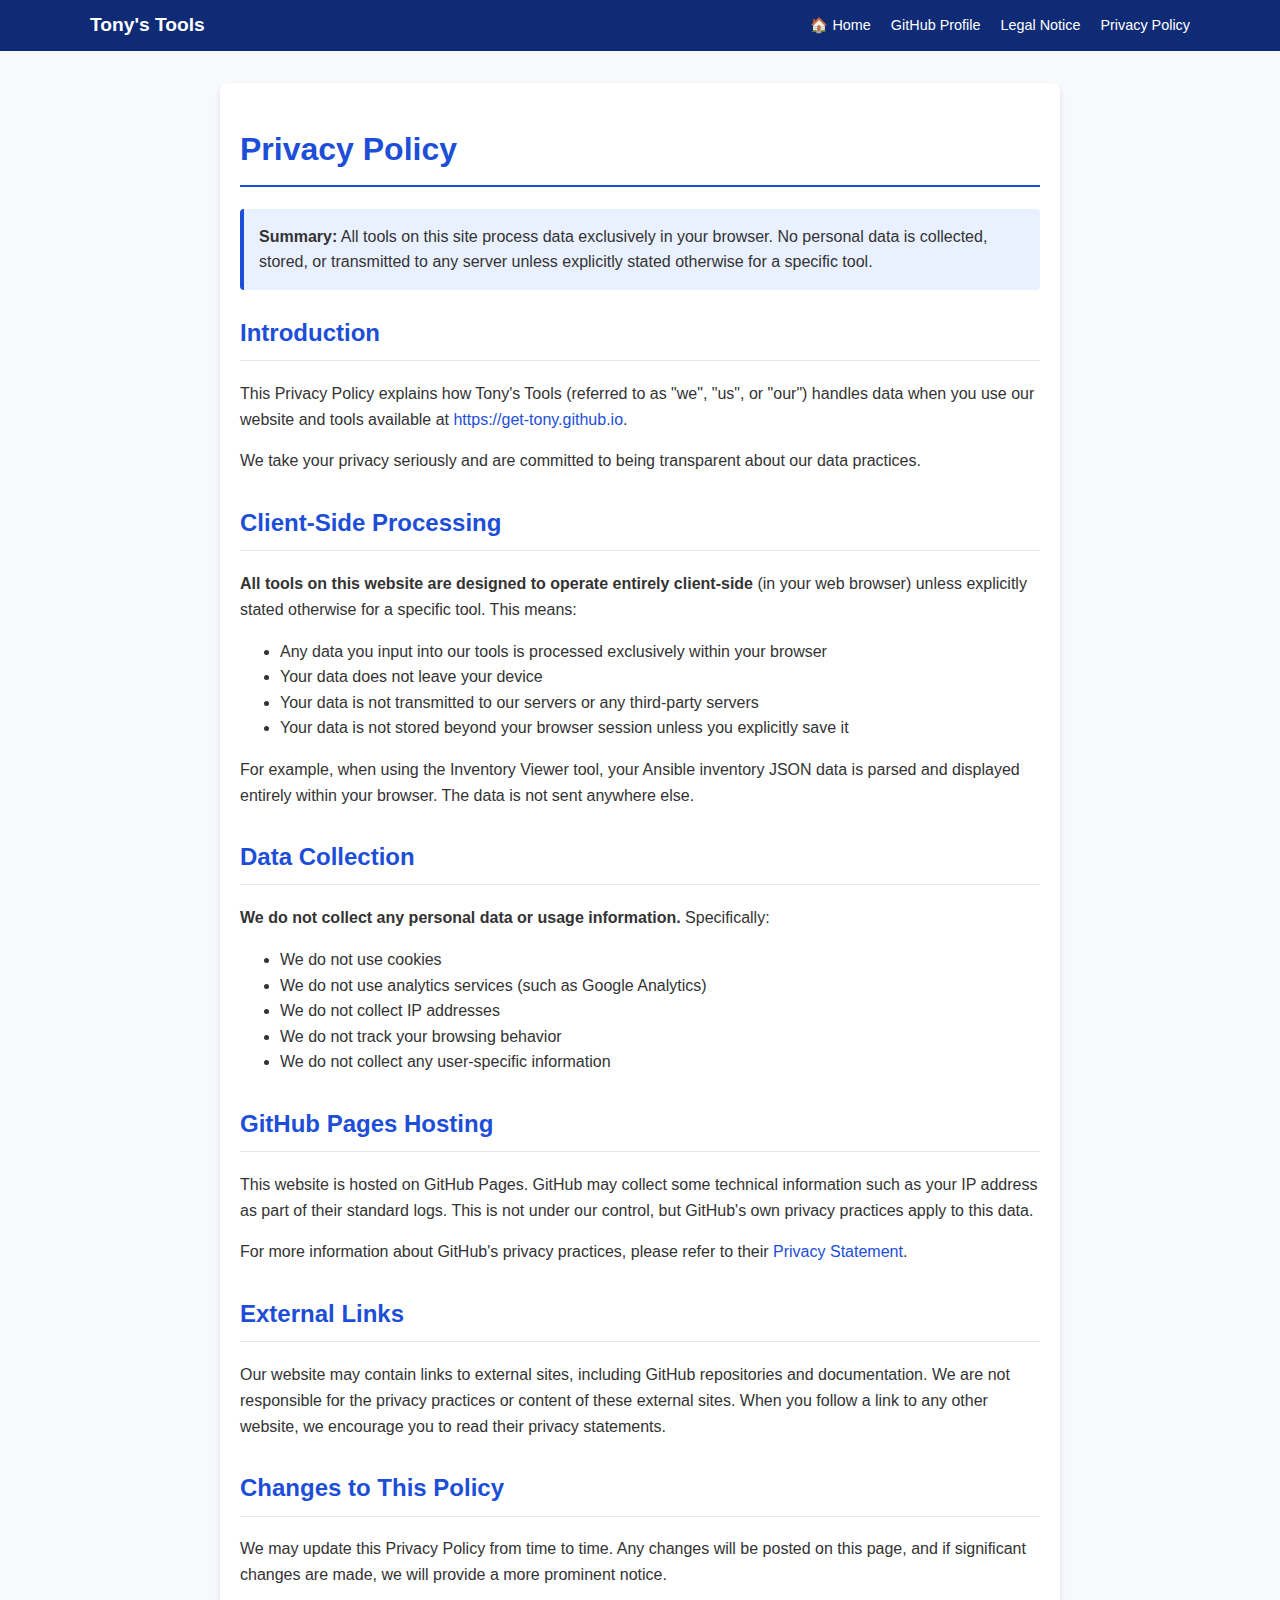
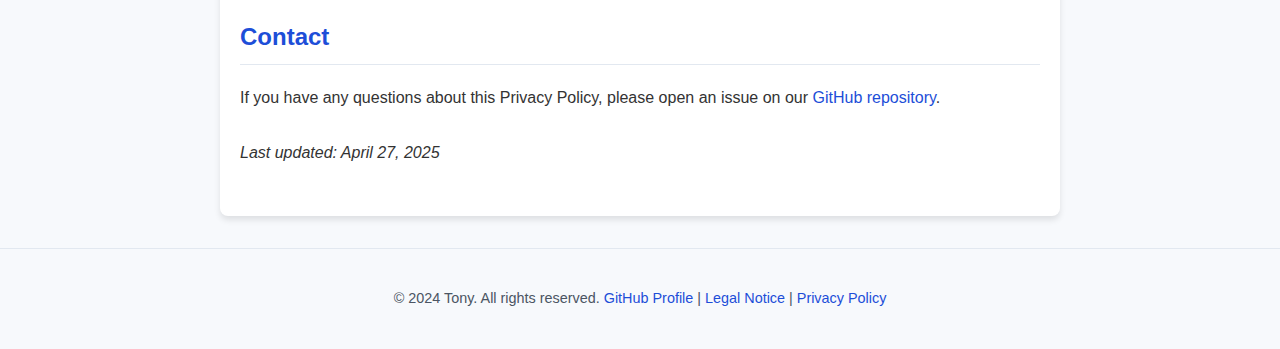
<file: privacy-policy.html>
<!DOCTYPE html>
<html lang="en">
  <head>
    <meta charset="UTF-8" />
    <meta name="viewport" content="width=device-width, initial-scale=1.0" />
    <title>Privacy Policy - Tony's Tools</title>
    <style>
      body {
        font-family: "Segoe UI", Tahoma, Geneva, Verdana, sans-serif;
        line-height: 1.6;
        margin: 0;
        padding: 0;
        color: #333;
        background-color: #f7f9fc;
      }

      .nav-bar {
        background-color: #0f2b76;
        padding: 10px 0;
        color: white;
      }

      .nav-container {
        max-width: 1100px;
        margin: 0 auto;
        display: flex;
        justify-content: space-between;
        align-items: center;
        padding: 0 20px;
      }

      .nav-title {
        font-size: 1.2rem;
        font-weight: bold;
      }

      .nav-links {
        display: flex;
        gap: 20px;
      }

      .nav-links a {
        color: white;
        text-decoration: none;
        font-size: 0.9rem;
        display: flex;
        align-items: center;
      }

      .nav-links a:hover {
        text-decoration: underline;
      }

      .content {
        max-width: 800px;
        margin: 0 auto;
        padding: 20px;
        background-color: white;
        border-radius: 8px;
        box-shadow: 0 4px 6px rgba(0, 0, 0, 0.1);
        margin-top: 2rem;
        margin-bottom: 2rem;
      }

      h1 {
        color: #1d4ed8;
        border-bottom: 2px solid #1d4ed8;
        padding-bottom: 10px;
      }

      h2 {
        color: #1d4ed8;
        margin-top: 1.5rem;
        border-bottom: 1px solid #e2e8f0;
        padding-bottom: 0.5rem;
      }

      .section {
        margin-bottom: 30px;
      }

      a {
        color: #1d4ed8;
        text-decoration: none;
      }

      a:hover {
        text-decoration: underline;
      }

      .notice-box {
        background-color: #e9f0ff;
        border-left: 4px solid #1d4ed8;
        padding: 15px;
        margin: 15px 0;
        border-radius: 4px;
      }

      footer {
        text-align: center;
        margin-top: 2rem;
        padding: 1.5rem;
        color: #4b5563;
        font-size: 0.9rem;
        border-top: 1px solid #e2e8f0;
      }

      footer a {
        color: #1d4ed8;
        text-decoration: none;
      }

      footer a:hover {
        text-decoration: underline;
      }
    </style>
  </head>
  <body>
    <div class="nav-bar">
      <div class="nav-container">
        <div class="nav-title">
          <a href="index.html" style="color: white; text-decoration: none"
            >Tony's Tools</a
          >
        </div>
        <div class="nav-links">
          <a href="index.html">🏠 Home</a>
          <a href="https://github.com/Get-Tony" target="_blank"
            >GitHub Profile</a
          >
          <a href="legal-notice.html">Legal Notice</a>
          <a href="privacy-policy.html">Privacy Policy</a>
        </div>
      </div>
    </div>

    <div class="content">
      <h1>Privacy Policy</h1>

      <div class="notice-box">
        <strong>Summary:</strong> All tools on this site process data
        exclusively in your browser. No personal data is collected, stored, or
        transmitted to any server unless explicitly stated otherwise for a
        specific tool.
      </div>

      <div class="section">
        <h2>Introduction</h2>
        <p>
          This Privacy Policy explains how Tony's Tools (referred to as "we",
          "us", or "our") handles data when you use our website and tools
          available at
          <a href="https://get-tony.github.io">https://get-tony.github.io</a>.
        </p>
        <p>
          We take your privacy seriously and are committed to being transparent
          about our data practices.
        </p>
      </div>

      <div class="section">
        <h2>Client-Side Processing</h2>
        <p>
          <strong
            >All tools on this website are designed to operate entirely
            client-side</strong
          >
          (in your web browser) unless explicitly stated otherwise for a
          specific tool. This means:
        </p>
        <ul>
          <li>
            Any data you input into our tools is processed exclusively within
            your browser
          </li>
          <li>Your data does not leave your device</li>
          <li>
            Your data is not transmitted to our servers or any third-party
            servers
          </li>
          <li>
            Your data is not stored beyond your browser session unless you
            explicitly save it
          </li>
        </ul>
        <p>
          For example, when using the Inventory Viewer tool, your Ansible
          inventory JSON data is parsed and displayed entirely within your
          browser. The data is not sent anywhere else.
        </p>
      </div>

      <div class="section">
        <h2>Data Collection</h2>
        <p>
          <strong
            >We do not collect any personal data or usage information.</strong
          >
          Specifically:
        </p>
        <ul>
          <li>We do not use cookies</li>
          <li>We do not use analytics services (such as Google Analytics)</li>
          <li>We do not collect IP addresses</li>
          <li>We do not track your browsing behavior</li>
          <li>We do not collect any user-specific information</li>
        </ul>
      </div>

      <div class="section">
        <h2>GitHub Pages Hosting</h2>
        <p>
          This website is hosted on GitHub Pages. GitHub may collect some
          technical information such as your IP address as part of their
          standard logs. This is not under our control, but GitHub's own privacy
          practices apply to this data.
        </p>
        <p>
          For more information about GitHub's privacy practices, please refer to
          their
          <a
            href="https://docs.github.com/en/site-policy/privacy-policies/github-privacy-statement"
            target="_blank"
            >Privacy Statement</a
          >.
        </p>
      </div>

      <div class="section">
        <h2>External Links</h2>
        <p>
          Our website may contain links to external sites, including GitHub
          repositories and documentation. We are not responsible for the privacy
          practices or content of these external sites. When you follow a link
          to any other website, we encourage you to read their privacy
          statements.
        </p>
      </div>

      <div class="section">
        <h2>Changes to This Policy</h2>
        <p>
          We may update this Privacy Policy from time to time. Any changes will
          be posted on this page, and if significant changes are made, we will
          provide a more prominent notice.
        </p>
      </div>

      <div class="section">
        <h2>Contact</h2>
        <p>
          If you have any questions about this Privacy Policy, please open an
          issue on our
          <a
            href="https://github.com/Get-Tony/get-tony.github.io/issues"
            target="_blank"
            >GitHub repository</a
          >.
        </p>
      </div>

      <div class="section">
        <p><em>Last updated: April 27, 2025</em></p>
      </div>
    </div>

    <footer>
      <div class="container">
        <p>
          &copy; 2024 Tony. All rights reserved.
          <a href="https://github.com/Get-Tony">GitHub Profile</a> |
          <a href="legal-notice.html">Legal Notice</a> |
          <a href="privacy-policy.html">Privacy Policy</a>
        </p>
      </div>
    </footer>
  </body>
</html>
</file>
